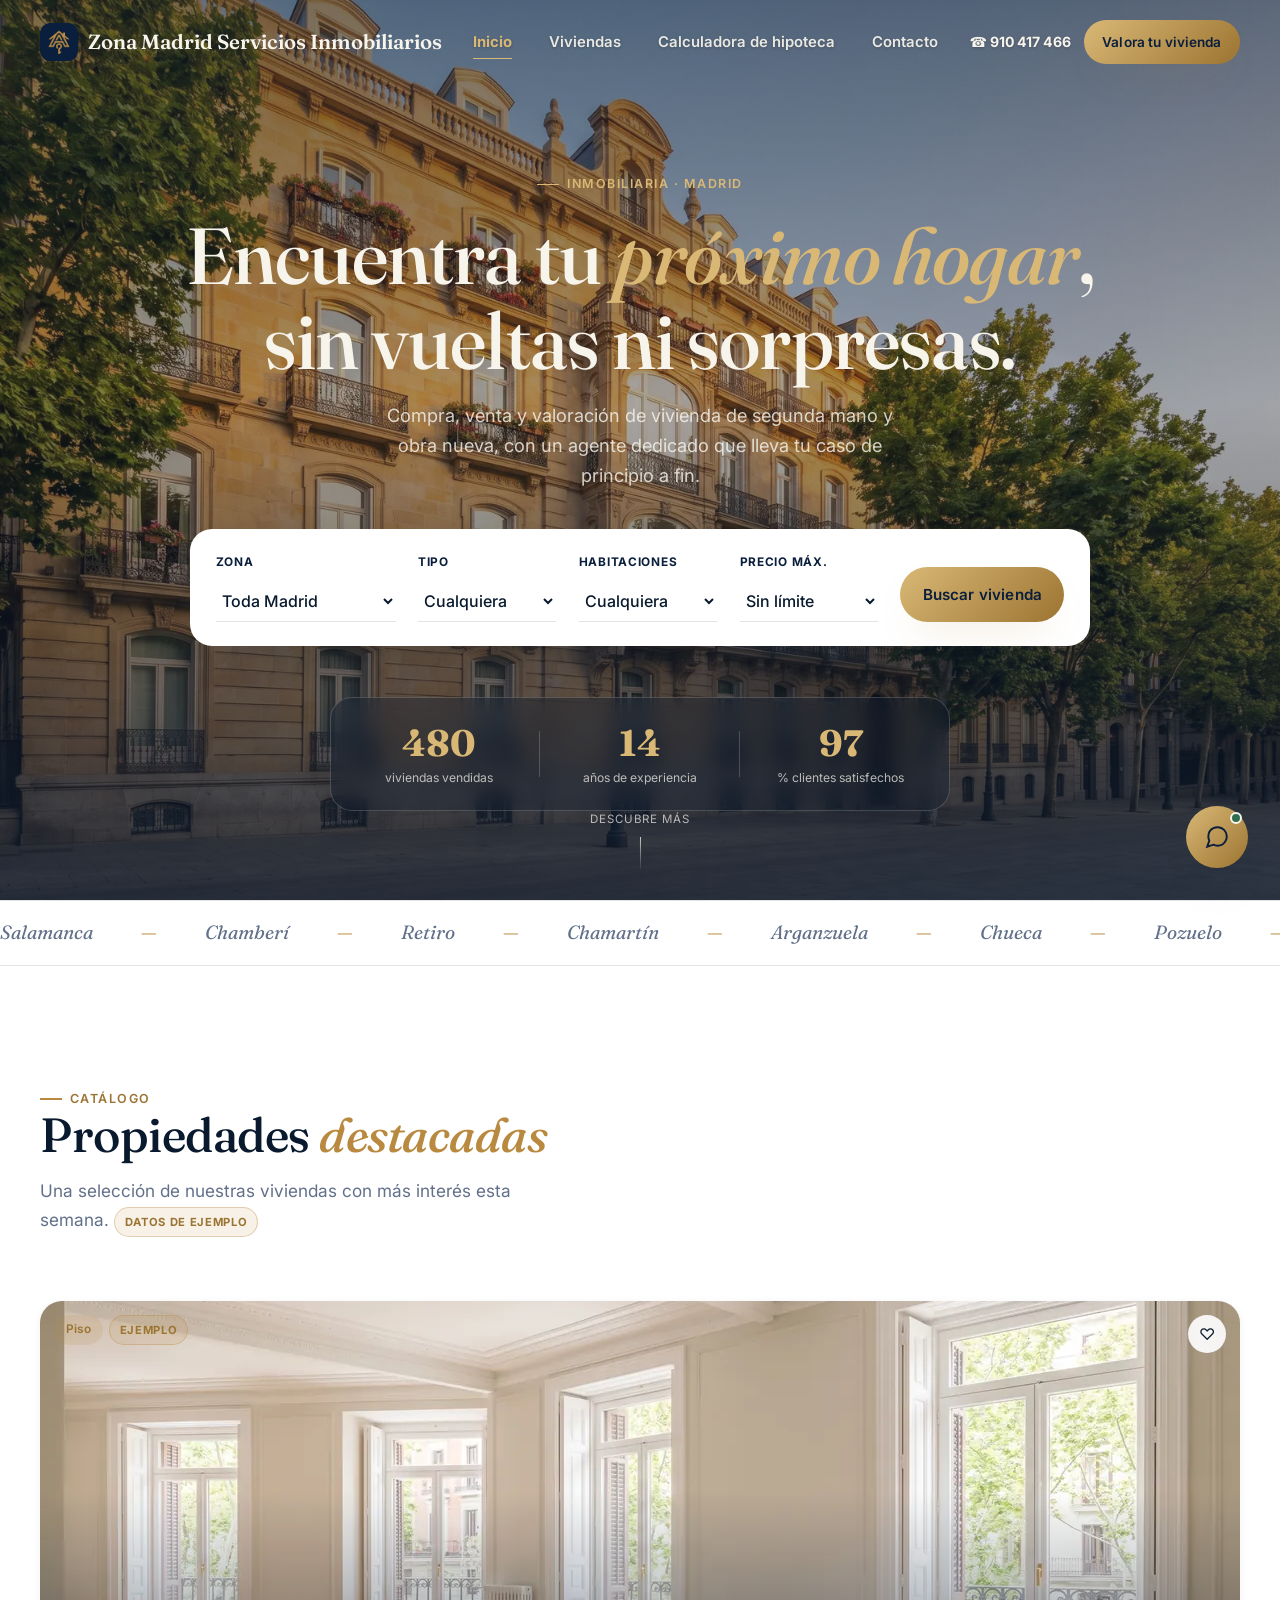
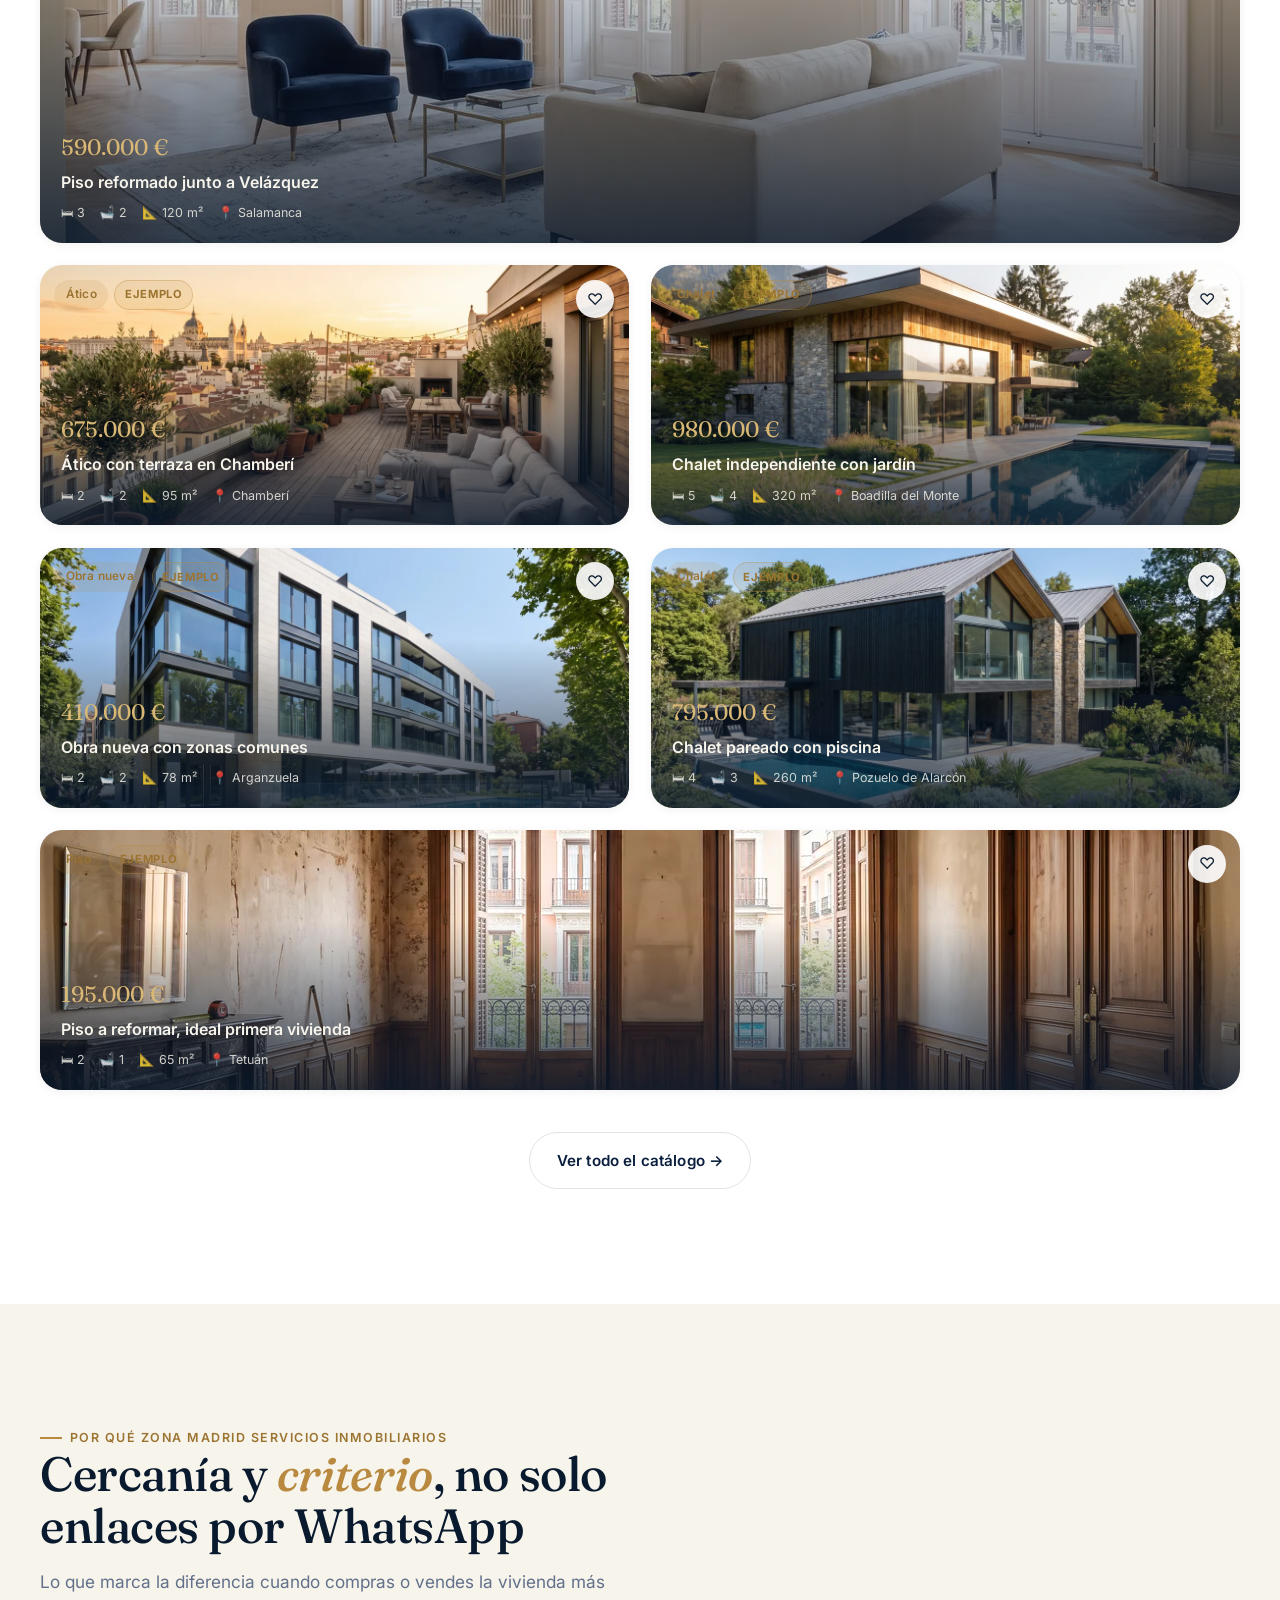
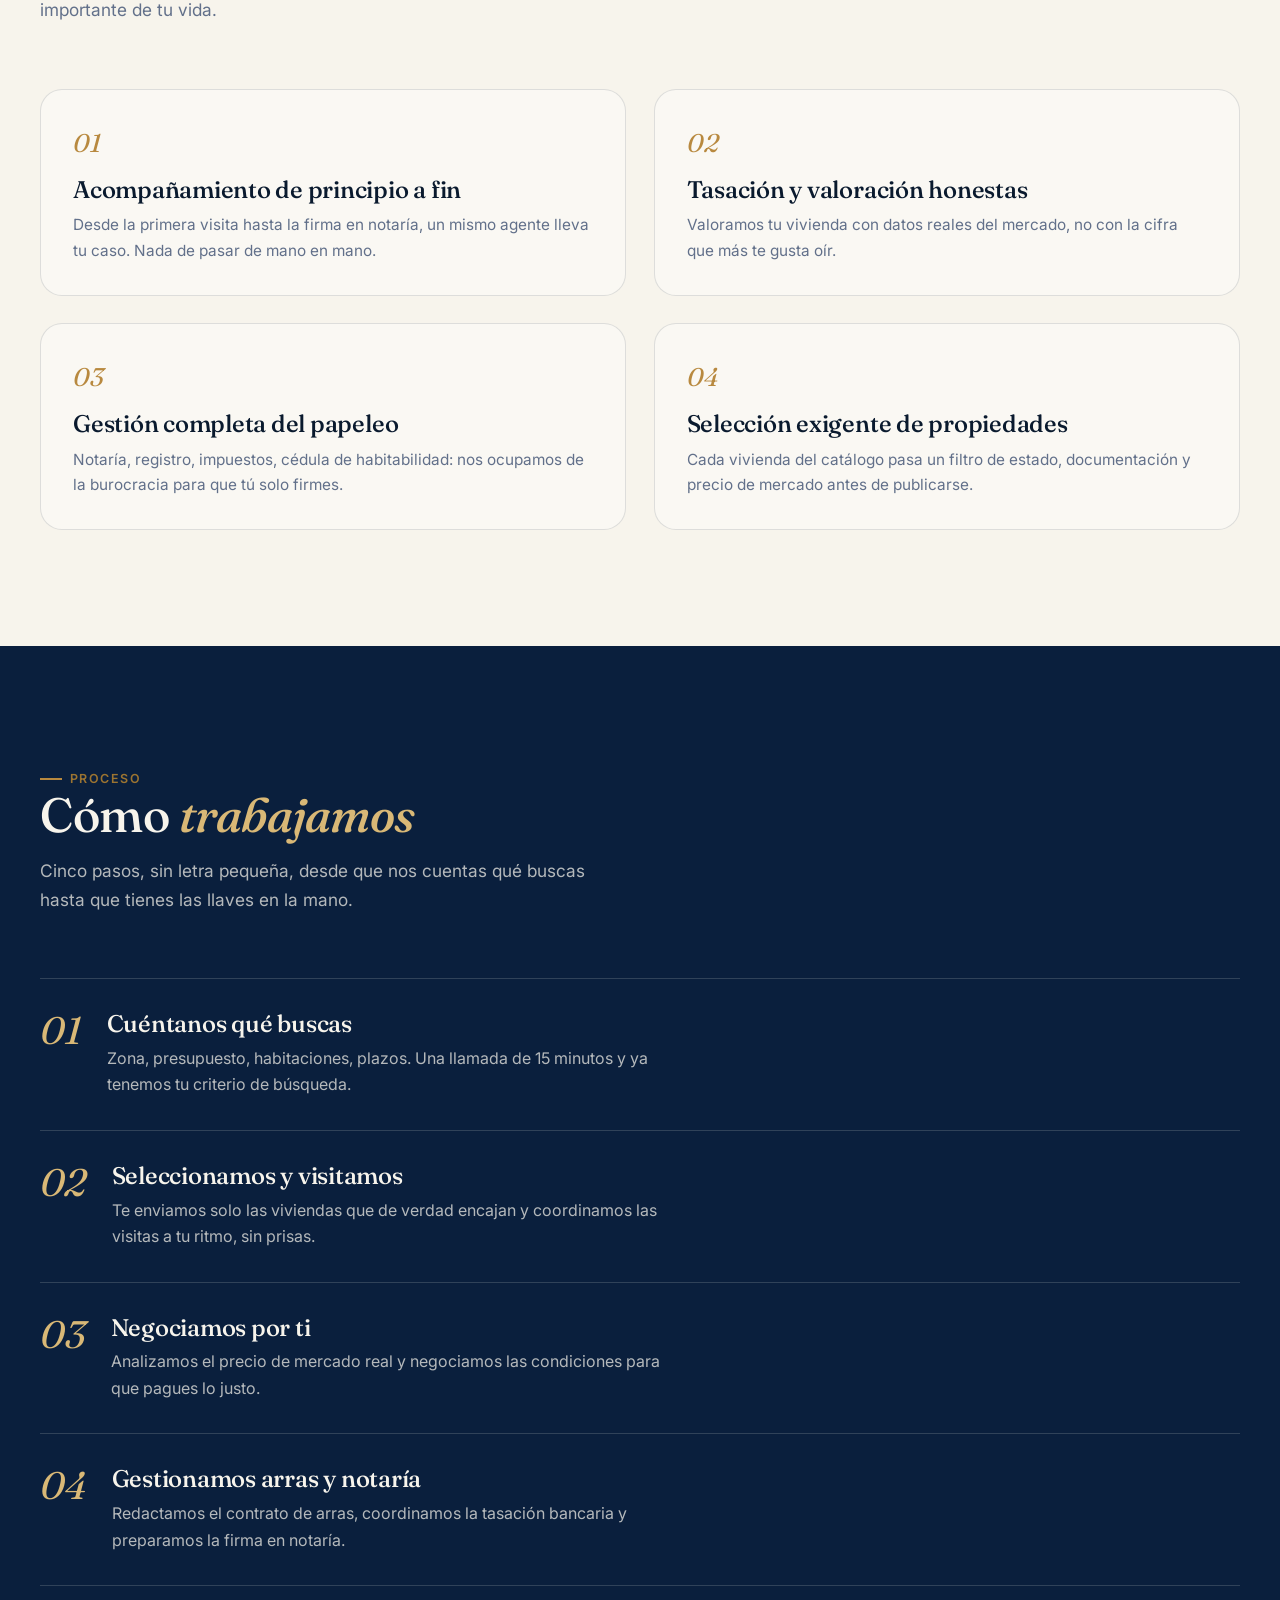
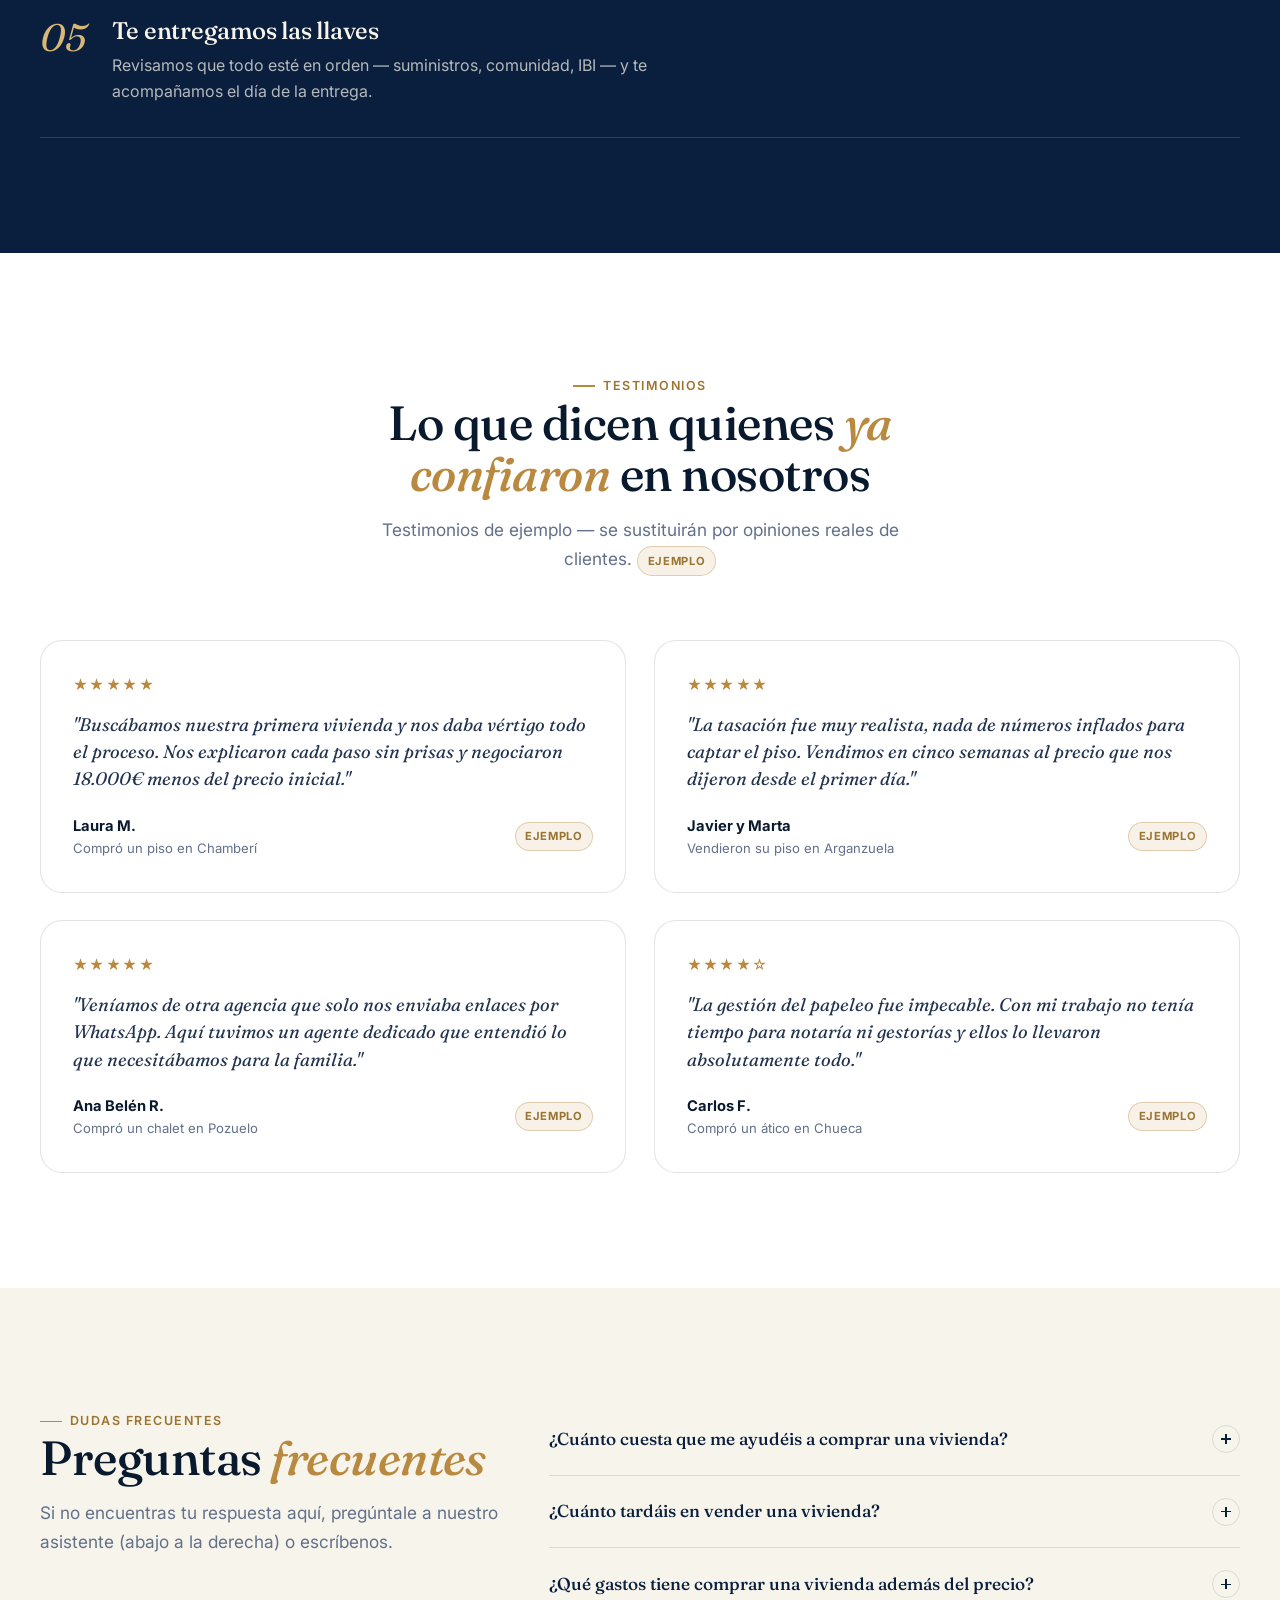
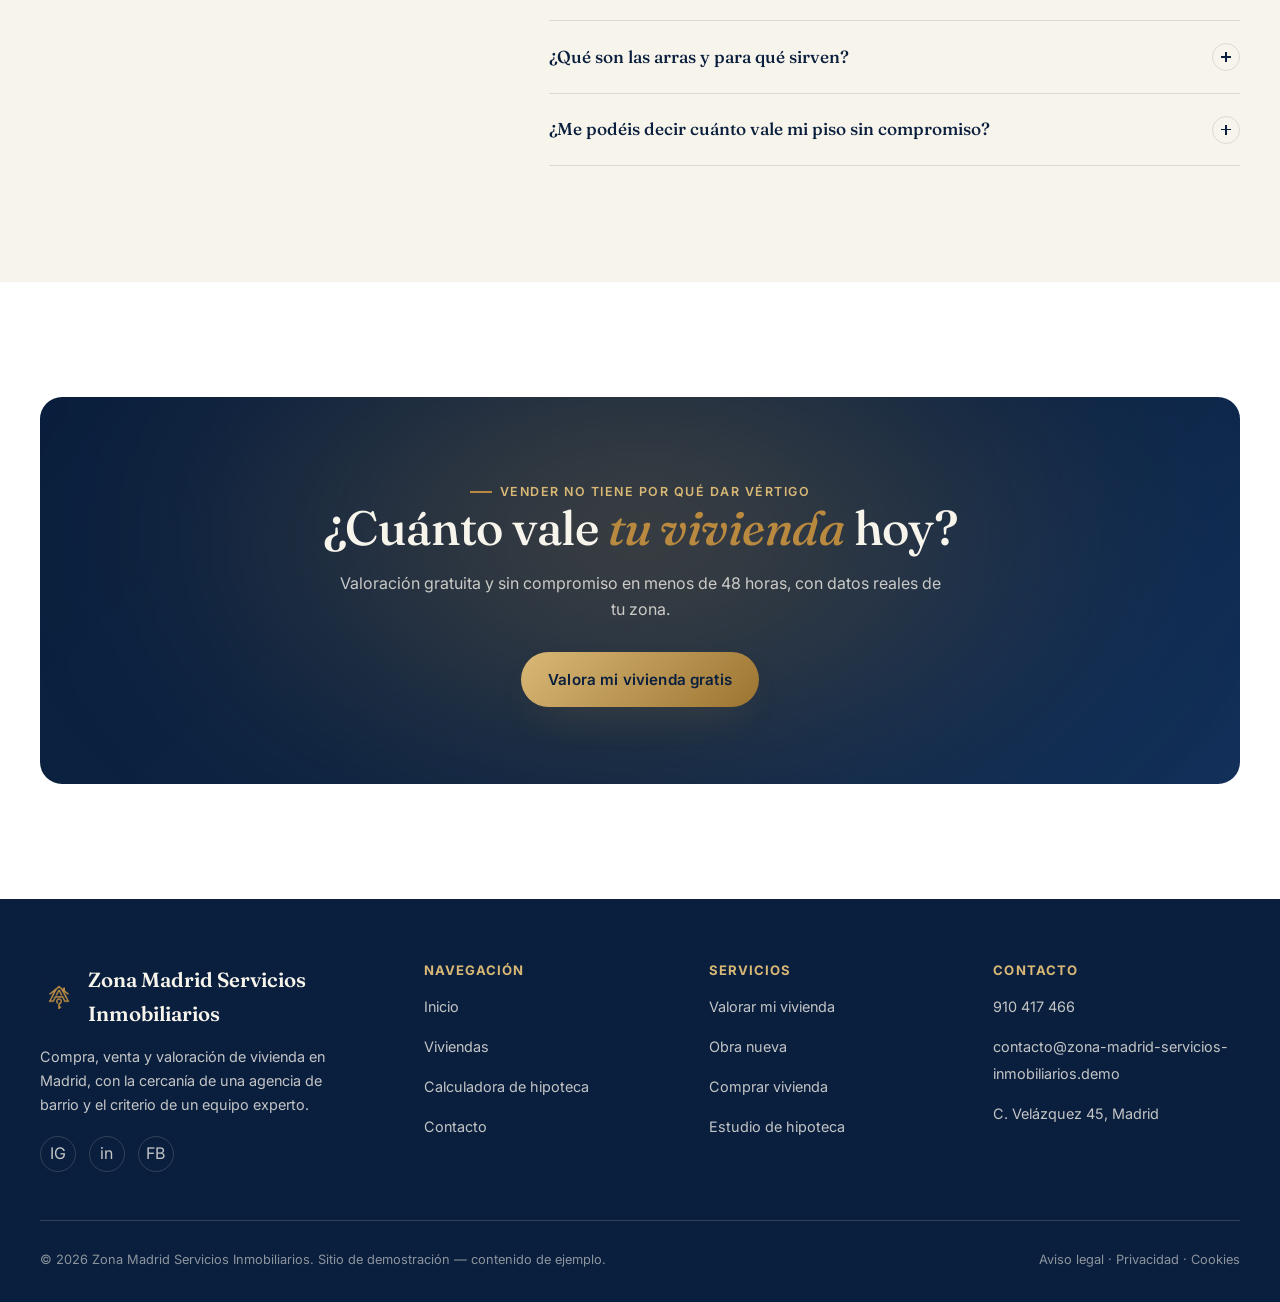
<file: index.html>
<!doctype html>
<html lang="es">
<head>
<meta charset="UTF-8">
<meta name="viewport" content="width=device-width, initial-scale=1">
<title>Zona Madrid Servicios Inmobiliarios — Compra y venta de vivienda en Madrid</title>
<meta name="description" content="Compra, vende o valora tu vivienda con Zona Madrid Servicios Inmobiliarios: acompañamiento cercano, tasaciones honestas y gestión completa del papeleo en Madrid.">

<link rel="preconnect" href="https://fonts.googleapis.com">
<link rel="preconnect" href="https://fonts.gstatic.com" crossorigin>
<link rel="stylesheet" href="https://fonts.googleapis.com/css2?family=Fraunces:ital,opsz,wght@0,9..144,400;0,9..144,500;0,9..144,600;1,9..144,500&family=Inter:wght@400;500;600;700&display=swap">

<link rel="preload" as="image" href="assets/img/hero-fachada.webp" fetchpriority="high">
<link rel="stylesheet" href="styles.css?v=20260908e">
<link rel="icon" href="assets/favicon.png" type="image/png">
</head>
<body class="page-home">
<a href="#main" class="skip-link">Saltar al contenido</a>

<!-- ============ NAV ============ -->
<header class="nav" data-nav>
  <div class="container nav-inner">
    <a href="index.html" class="brand"><img src="assets/img/logo-mark.webp" alt="Zona Madrid Servicios Inmobiliarios" class="brand-mark"> Zona Madrid Servicios Inmobiliarios</a>
    <nav class="nav-links" aria-label="Navegación principal">
      <a href="index.html" class="is-active">Inicio</a>
      <a href="viviendas.html">Viviendas</a>
      <a href="calculadora.html">Calculadora de hipoteca</a>
      <a href="contacto.html">Contacto</a>
    </nav>
    <div class="nav-cta">
      <a href="tel:+34910417466" class="nav-phone">☎ 910 417 466</a>
      <a href="contacto.html#valoracion" class="btn btn-gold btn-sm">Valora tu vivienda</a>
    </div>
    <button class="nav-burger" data-menu-open aria-label="Abrir menú"><span></span></button>
  </div>
</header>

<div class="mobile-menu" data-mobile-menu>
  <div class="mobile-menu-top">
    <span class="brand" style="color:var(--cream)"><img src="assets/img/logo-mark.webp" alt="Zona Madrid Servicios Inmobiliarios" class="brand-mark"> Zona Madrid Servicios Inmobiliarios</span>
    <button class="mobile-menu-close" data-menu-close aria-label="Cerrar menú">✕</button>
  </div>
  <nav>
    <a href="index.html">Inicio</a>
    <a href="viviendas.html">Viviendas</a>
    <a href="calculadora.html">Calculadora</a>
    <a href="contacto.html">Contacto</a>
  </nav>
  <div class="mobile-menu-foot">
    <a href="tel:+34910417466">☎ 910 417 466</a>
    <a href="contacto.html#valoracion" class="btn btn-gold">Valora tu vivienda gratis</a>
  </div>
</div>

<main id="main">

  <!-- ============ HERO ============ -->
  <section class="hero">
    <div class="hero-bg">
      <img src="assets/img/hero-fachada.webp" alt="Fachada de un edificio residencial premium en Madrid al atardecer" fetchpriority="high" loading="eager" decoding="sync">
      <div class="hero-bg-tint"></div>
      <div class="hero-grain"></div>
    </div>
    <div class="container hero-content">
      <p class="eyebrow">Inmobiliaria · Madrid</p>
      <h1 class="hero-title reveal" data-split="words">Encuentra tu <em>próximo hogar</em>,<br>sin vueltas ni sorpresas.</h1>
      <p class="hero-sub reveal">Compra, venta y valoración de vivienda de segunda mano y obra nueva, con un agente dedicado que lleva tu caso de principio a fin.</p>

      <form class="hero-search reveal" data-hero-search>
        <div class="field">
          <label for="hs-zona">Zona</label>
          <select id="hs-zona" name="zona">
            <option value="">Toda Madrid</option>
            <option>Salamanca</option>
            <option>Chamberí</option>
            <option>Retiro</option>
            <option>Chamartín</option>
            <option>Arganzuela</option>
            <option>Tetuán</option>
            <option>Justicia (Chueca)</option>
            <option>Moncloa-Aravaca</option>
            <option>Boadilla del Monte</option>
            <option>Pozuelo de Alarcón</option>
            <option>Las Rozas</option>
            <option>Majadahonda</option>
          </select>
        </div>
        <div class="field">
          <label for="hs-tipo">Tipo</label>
          <select id="hs-tipo" name="tipo">
            <option value="">Cualquiera</option>
            <option value="piso">Piso</option>
            <option value="atico">Ático</option>
            <option value="chalet">Chalet</option>
            <option value="obra-nueva">Obra nueva</option>
          </select>
        </div>
        <div class="field">
          <label for="hs-hab">Habitaciones</label>
          <select id="hs-hab" name="habitaciones">
            <option value="">Cualquiera</option>
            <option value="1">1+</option>
            <option value="2">2+</option>
            <option value="3">3+</option>
            <option value="4">4+</option>
          </select>
        </div>
        <div class="field">
          <label for="hs-precio">Precio máx.</label>
          <select id="hs-precio" name="precioMax">
            <option value="">Sin límite</option>
            <option value="250000">250.000 €</option>
            <option value="450000">450.000 €</option>
            <option value="700000">700.000 €</option>
            <option value="1000000">1.000.000 €</option>
          </select>
        </div>
        <button type="submit" class="btn btn-gold">Buscar vivienda</button>
      </form>

      <div class="hero-stats reveal">
        <div class="hero-stat"><strong data-count-to="480">0</strong><span>viviendas vendidas</span></div>
        <div class="hero-stat"><strong data-count-to="14">0</strong><span>años de experiencia</span></div>
        <div class="hero-stat"><strong data-count-to="97">0</strong><span>% clientes satisfechos</span></div>
      </div>
    </div>
    <div class="hero-scroll-cue" aria-hidden="true"><span>Descubre más</span><span class="line"></span></div>
  </section>

  <!-- ============ TICKER ZONAS ============ -->
  <div class="ticker" aria-hidden="true">
    <div class="ticker-track">
      <span>Salamanca</span><span>Chamberí</span><span>Retiro</span><span>Chamartín</span><span>Arganzuela</span><span>Chueca</span><span>Pozuelo</span><span>Las Rozas</span>
      <span>Salamanca</span><span>Chamberí</span><span>Retiro</span><span>Chamartín</span><span>Arganzuela</span><span>Chueca</span><span>Pozuelo</span><span>Las Rozas</span>
    </div>
  </div>

  <!-- ============ DESTACADAS ============ -->
  <section class="section" id="destacadas">
    <div class="container">
      <div class="section-head">
        <p class="eyebrow reveal">Catálogo</p>
        <h2 class="section-title reveal">Propiedades <em>destacadas</em></h2>
        <p class="section-sub reveal">Una selección de nuestras viviendas con más interés esta semana. <span class="demo-badge">Datos de ejemplo</span></p>
      </div>

      <div class="bento-grid" data-featured-properties>
        <!-- FEATURED_START -->
<a href="vivienda-salamanca-velazquez-01.html" class="property-card reveal" aria-label="Piso reformado junto a Velázquez">
  <img src="assets/img/prop-salamanca-velazquez-01.webp" alt="Piso reformado junto a Velázquez, Piso en Salamanca" loading="lazy" decoding="async">
  <div class="property-card-badges"><span class="badge gold">Piso</span><span class="demo-badge">Ejemplo</span></div>
  <button class="property-card-fav" type="button" aria-label="Guardar en favoritos" data-fav>♡</button>
  <div class="property-card-info">
    <div class="property-card-price">590.000 €</div>
    <div class="property-card-title">Piso reformado junto a Velázquez</div>
    <div class="property-card-meta"><span>🛏 3</span><span>🛁 2</span><span>📐 120 m²</span><span>📍 Salamanca</span></div>
  </div>
</a>
<a href="vivienda-chamberi-atico-02.html" class="property-card reveal" aria-label="Ático con terraza en Chamberí">
  <img src="assets/img/prop-chamberi-atico-02.webp" alt="Ático con terraza en Chamberí, Ático en Chamberí" loading="lazy" decoding="async">
  <div class="property-card-badges"><span class="badge gold">Ático</span><span class="demo-badge">Ejemplo</span></div>
  <button class="property-card-fav" type="button" aria-label="Guardar en favoritos" data-fav>♡</button>
  <div class="property-card-info">
    <div class="property-card-price">675.000 €</div>
    <div class="property-card-title">Ático con terraza en Chamberí</div>
    <div class="property-card-meta"><span>🛏 2</span><span>🛁 2</span><span>📐 95 m²</span><span>📍 Chamberí</span></div>
  </div>
</a>
<a href="vivienda-boadilla-chalet-03.html" class="property-card reveal" aria-label="Chalet independiente con jardín">
  <img src="assets/img/prop-boadilla-chalet-03.webp" alt="Chalet independiente con jardín, Chalet en Boadilla del Monte" loading="lazy" decoding="async">
  <div class="property-card-badges"><span class="badge gold">Chalet</span><span class="demo-badge">Ejemplo</span></div>
  <button class="property-card-fav" type="button" aria-label="Guardar en favoritos" data-fav>♡</button>
  <div class="property-card-info">
    <div class="property-card-price">980.000 €</div>
    <div class="property-card-title">Chalet independiente con jardín</div>
    <div class="property-card-meta"><span>🛏 5</span><span>🛁 4</span><span>📐 320 m²</span><span>📍 Boadilla del Monte</span></div>
  </div>
</a>
<a href="vivienda-arganzuela-obranueva-04.html" class="property-card reveal" aria-label="Obra nueva con zonas comunes">
  <img src="assets/img/prop-arganzuela-obranueva-04.webp" alt="Obra nueva con zonas comunes, Obra nueva en Arganzuela" loading="lazy" decoding="async">
  <div class="property-card-badges"><span class="badge gold">Obra nueva</span><span class="demo-badge">Ejemplo</span></div>
  <button class="property-card-fav" type="button" aria-label="Guardar en favoritos" data-fav>♡</button>
  <div class="property-card-info">
    <div class="property-card-price">410.000 €</div>
    <div class="property-card-title">Obra nueva con zonas comunes</div>
    <div class="property-card-meta"><span>🛏 2</span><span>🛁 2</span><span>📐 78 m²</span><span>📍 Arganzuela</span></div>
  </div>
</a>
<a href="vivienda-pozuelo-chalet-07.html" class="property-card reveal" aria-label="Chalet pareado con piscina">
  <img src="assets/img/prop-pozuelo-chalet-07.webp" alt="Chalet pareado con piscina, Chalet en Pozuelo de Alarcón" loading="lazy" decoding="async">
  <div class="property-card-badges"><span class="badge gold">Chalet</span><span class="demo-badge">Ejemplo</span></div>
  <button class="property-card-fav" type="button" aria-label="Guardar en favoritos" data-fav>♡</button>
  <div class="property-card-info">
    <div class="property-card-price">795.000 €</div>
    <div class="property-card-title">Chalet pareado con piscina</div>
    <div class="property-card-meta"><span>🛏 4</span><span>🛁 3</span><span>📐 260 m²</span><span>📍 Pozuelo de Alarcón</span></div>
  </div>
</a>
<a href="vivienda-tetuan-piso-09.html" class="property-card reveal" aria-label="Piso a reformar, ideal primera vivienda">
  <img src="assets/img/prop-tetuan-piso-09.webp" alt="Piso a reformar, ideal primera vivienda, Piso en Tetuán" loading="lazy" decoding="async">
  <div class="property-card-badges"><span class="badge gold">Piso</span><span class="demo-badge">Ejemplo</span></div>
  <button class="property-card-fav" type="button" aria-label="Guardar en favoritos" data-fav>♡</button>
  <div class="property-card-info">
    <div class="property-card-price">195.000 €</div>
    <div class="property-card-title">Piso a reformar, ideal primera vivienda</div>
    <div class="property-card-meta"><span>🛏 2</span><span>🛁 1</span><span>📐 65 m²</span><span>📍 Tetuán</span></div>
  </div>
</a>
<!-- FEATURED_END -->
      </div>

      <div style="text-align:center;margin-top:2.6rem" class="reveal">
        <a href="viviendas.html" class="btn btn-ghost">Ver todo el catálogo →</a>
      </div>
    </div>
  </section>

  <!-- ============ POR QUÉ ELEGIRNOS ============ -->
  <section class="section section-bg-cream">
    <div class="container">
      <div class="section-head">
        <p class="eyebrow reveal">Por qué Zona Madrid Servicios Inmobiliarios</p>
        <h2 class="section-title reveal">Cercanía y <em>criterio</em>, no solo enlaces por WhatsApp</h2>
        <p class="section-sub reveal">Lo que marca la diferencia cuando compras o vendes la vivienda más importante de tu vida.</p>
      </div>
      <div class="valores-grid" data-valores>
        <!-- mounted by JS from manifest, hardcoded fallback below -->
        <div class="valor-card reveal"><span class="valor-num">01</span><h3>Acompañamiento de principio a fin</h3><p>Desde la primera visita hasta la firma en notaría, un mismo agente lleva tu caso. Nada de pasar de mano en mano.</p></div>
        <div class="valor-card reveal"><span class="valor-num">02</span><h3>Tasación y valoración honestas</h3><p>Valoramos tu vivienda con datos reales del mercado, no con la cifra que más te gusta oír.</p></div>
        <div class="valor-card reveal"><span class="valor-num">03</span><h3>Gestión completa del papeleo</h3><p>Notaría, registro, impuestos, cédula de habitabilidad: nos ocupamos de la burocracia para que tú solo firmes.</p></div>
        <div class="valor-card reveal"><span class="valor-num">04</span><h3>Selección exigente de propiedades</h3><p>Cada vivienda del catálogo pasa un filtro de estado, documentación y precio de mercado antes de publicarse.</p></div>
      </div>
    </div>
  </section>

  <!-- ============ CÓMO TRABAJAMOS ============ -->
  <section class="section section-bg-navy">
    <div class="container">
      <div class="section-head">
        <p class="eyebrow reveal">Proceso</p>
        <h2 class="section-title reveal">Cómo <em>trabajamos</em></h2>
        <p class="section-sub reveal">Cinco pasos, sin letra pequeña, desde que nos cuentas qué buscas hasta que tienes las llaves en la mano.</p>
      </div>
      <div class="proceso-list" data-proceso>
        <div class="proceso-item reveal"><span class="proceso-num">01</span><div><h3>Cuéntanos qué buscas</h3><p>Zona, presupuesto, habitaciones, plazos. Una llamada de 15 minutos y ya tenemos tu criterio de búsqueda.</p></div></div>
        <div class="proceso-item reveal"><span class="proceso-num">02</span><div><h3>Seleccionamos y visitamos</h3><p>Te enviamos solo las viviendas que de verdad encajan y coordinamos las visitas a tu ritmo, sin prisas.</p></div></div>
        <div class="proceso-item reveal"><span class="proceso-num">03</span><div><h3>Negociamos por ti</h3><p>Analizamos el precio de mercado real y negociamos las condiciones para que pagues lo justo.</p></div></div>
        <div class="proceso-item reveal"><span class="proceso-num">04</span><div><h3>Gestionamos arras y notaría</h3><p>Redactamos el contrato de arras, coordinamos la tasación bancaria y preparamos la firma en notaría.</p></div></div>
        <div class="proceso-item reveal"><span class="proceso-num">05</span><div><h3>Te entregamos las llaves</h3><p>Revisamos que todo esté en orden — suministros, comunidad, IBI — y te acompañamos el día de la entrega.</p></div></div>
      </div>
    </div>
  </section>

  <!-- ============ TESTIMONIOS ============ -->
  <section class="section">
    <div class="container">
      <div class="section-head centered">
        <p class="eyebrow reveal" style="justify-content:center">Testimonios</p>
        <h2 class="section-title reveal">Lo que dicen quienes <em>ya confiaron</em> en nosotros</h2>
        <p class="section-sub reveal">Testimonios de ejemplo — se sustituirán por opiniones reales de clientes. <span class="demo-badge">Ejemplo</span></p>
      </div>
      <div class="testi-track" data-testimonials>
        <div class="testi-card reveal">
          <div class="testi-stars">★★★★★</div>
          <p class="testi-text">"Buscábamos nuestra primera vivienda y nos daba vértigo todo el proceso. Nos explicaron cada paso sin prisas y negociaron 18.000€ menos del precio inicial."</p>
          <div class="testi-foot"><div><div class="testi-name">Laura M.</div><div class="testi-context">Compró un piso en Chamberí</div></div><span class="demo-badge">Ejemplo</span></div>
        </div>
        <div class="testi-card reveal">
          <div class="testi-stars">★★★★★</div>
          <p class="testi-text">"La tasación fue muy realista, nada de números inflados para captar el piso. Vendimos en cinco semanas al precio que nos dijeron desde el primer día."</p>
          <div class="testi-foot"><div><div class="testi-name">Javier y Marta</div><div class="testi-context">Vendieron su piso en Arganzuela</div></div><span class="demo-badge">Ejemplo</span></div>
        </div>
        <div class="testi-card reveal">
          <div class="testi-stars">★★★★★</div>
          <p class="testi-text">"Veníamos de otra agencia que solo nos enviaba enlaces por WhatsApp. Aquí tuvimos un agente dedicado que entendió lo que necesitábamos para la familia."</p>
          <div class="testi-foot"><div><div class="testi-name">Ana Belén R.</div><div class="testi-context">Compró un chalet en Pozuelo</div></div><span class="demo-badge">Ejemplo</span></div>
        </div>
        <div class="testi-card reveal">
          <div class="testi-stars">★★★★☆</div>
          <p class="testi-text">"La gestión del papeleo fue impecable. Con mi trabajo no tenía tiempo para notaría ni gestorías y ellos lo llevaron absolutamente todo."</p>
          <div class="testi-foot"><div><div class="testi-name">Carlos F.</div><div class="testi-context">Compró un ático en Chueca</div></div><span class="demo-badge">Ejemplo</span></div>
        </div>
      </div>
    </div>
  </section>

  <!-- ============ FAQ ============ -->
  <section class="section section-bg-cream" id="faq">
    <div class="container">
      <div class="faq-layout">
        <div class="section-head" style="margin-bottom:0">
          <p class="eyebrow reveal">Dudas frecuentes</p>
          <h2 class="section-title reveal">Preguntas <em>frecuentes</em></h2>
          <p class="section-sub reveal">Si no encuentras tu respuesta aquí, pregúntale a nuestro asistente (abajo a la derecha) o escríbenos.</p>
        </div>
        <div data-faq-list>
          <!-- mounted by JS; hardcoded fallback -->
          <div class="accordion-item">
            <button class="accordion-trigger" data-faq-trigger>¿Cuánto cuesta que me ayudéis a comprar una vivienda?<span class="accordion-icon"></span></button>
            <div class="accordion-panel"><div class="accordion-panel-inner">Para compradores, nuestros honorarios los asume la propiedad vendedora en la mayoría de los casos: tú no pagas comisión por comprar a través de nosotros.</div></div>
          </div>
          <div class="accordion-item">
            <button class="accordion-trigger" data-faq-trigger>¿Cuánto tardáis en vender una vivienda?<span class="accordion-icon"></span></button>
            <div class="accordion-panel"><div class="accordion-panel-inner">De media, entre 6 y 10 semanas desde que se publica hasta la firma de arras, siempre que el precio de salida sea realista.</div></div>
          </div>
          <div class="accordion-item">
            <button class="accordion-trigger" data-faq-trigger>¿Qué gastos tiene comprar una vivienda además del precio?<span class="accordion-icon"></span></button>
            <div class="accordion-panel"><div class="accordion-panel-inner">Aproximadamente entre un 10% y un 12% adicional: impuestos, notaría, registro y gestoría. Usa nuestra calculadora de hipoteca para verlo con tu caso.</div></div>
          </div>
          <div class="accordion-item">
            <button class="accordion-trigger" data-faq-trigger>¿Qué son las arras y para qué sirven?<span class="accordion-icon"></span></button>
            <div class="accordion-panel"><div class="accordion-panel-inner">Un contrato privado previo a la escritura en el que el comprador entrega una señal para reservar la vivienda.</div></div>
          </div>
          <div class="accordion-item">
            <button class="accordion-trigger" data-faq-trigger>¿Me podéis decir cuánto vale mi piso sin compromiso?<span class="accordion-icon"></span></button>
            <div class="accordion-panel"><div class="accordion-panel-inner">Sí, la valoración es gratuita y sin compromiso. Un agente visita la vivienda y te da un rango de precio de mercado en 48 horas.</div></div>
          </div>
        </div>
      </div>
    </div>
  </section>

  <!-- ============ CTA VALORACIÓN ============ -->
  <section class="section" id="valoracion">
    <div class="container">
      <div class="cta-valora reveal">
        <div class="cta-valora-inner">
          <p class="eyebrow" style="justify-content:center;color:var(--gold-soft)">Vender no tiene por qué dar vértigo</p>
          <h2 class="section-title">¿Cuánto vale <em>tu vivienda</em> hoy?</h2>
          <p style="color:rgba(247,244,236,.78);margin-top:1rem">Valoración gratuita y sin compromiso en menos de 48 horas, con datos reales de tu zona.</p>
          <a href="contacto.html#valoracion" class="btn btn-gold">Valora mi vivienda gratis</a>
        </div>
      </div>
    </div>
  </section>

</main>

<!-- ============ FOOTER ============ -->
<footer class="footer">
  <div class="container">
    <div class="footer-grid">
      <div class="footer-brand">
        <a href="index.html" class="brand"><img src="assets/img/logo-mark.webp" alt="Zona Madrid Servicios Inmobiliarios" class="brand-mark"> Zona Madrid Servicios Inmobiliarios</a>
        <p>Compra, venta y valoración de vivienda en Madrid, con la cercanía de una agencia de barrio y el criterio de un equipo experto.</p>
        <div class="footer-social" style="margin-top:1.2rem">
          <a href="#" aria-label="Instagram">IG</a>
          <a href="#" aria-label="LinkedIn">in</a>
          <a href="#" aria-label="Facebook">FB</a>
        </div>
      </div>
      <div class="footer-col">
        <h4>Navegación</h4>
        <ul>
          <li><a href="index.html">Inicio</a></li>
          <li><a href="viviendas.html">Viviendas</a></li>
          <li><a href="calculadora.html">Calculadora de hipoteca</a></li>
          <li><a href="contacto.html">Contacto</a></li>
        </ul>
      </div>
      <div class="footer-col">
        <h4>Servicios</h4>
        <ul>
          <li><a href="contacto.html#valoracion">Valorar mi vivienda</a></li>
          <li><a href="viviendas.html?tipo=obra-nueva">Obra nueva</a></li>
          <li><a href="viviendas.html">Comprar vivienda</a></li>
          <li><a href="calculadora.html">Estudio de hipoteca</a></li>
        </ul>
      </div>
      <div class="footer-col">
        <h4>Contacto</h4>
        <ul>
          <li><a href="tel:+34910417466">910 417 466</a></li>
          <li><a href="mailto:contacto@zona-madrid-servicios-inmobiliarios.demo">contacto@zona-madrid-servicios-inmobiliarios.demo</a></li>
          <li><a href="contacto.html">C. Velázquez 45, Madrid</a></li>
        </ul>
      </div>
    </div>
    <div class="footer-bottom">
      <span>© 2026 Zona Madrid Servicios Inmobiliarios. Sitio de demostración — contenido de ejemplo.</span>
      <span>Aviso legal · Privacidad · Cookies</span>
    </div>
  </div>
</footer>

<!-- ============ CHAT WIDGET (IA) ============ -->
<button class="chat-launcher" data-chat-open aria-label="Abrir asistente virtual">
  <svg viewBox="0 0 24 24" fill="none" stroke="currentColor" stroke-width="1.8"><path d="M21 11.5a8.38 8.38 0 0 1-.9 3.8 8.5 8.5 0 0 1-7.6 4.7 8.38 8.38 0 0 1-3.8-.9L3 21l1.9-5.7a8.38 8.38 0 0 1-.9-3.8 8.5 8.5 0 0 1 4.7-7.6 8.38 8.38 0 0 1 3.8-.9h.5a8.48 8.48 0 0 1 8 8v.5z"/></svg>
  <span class="chat-dot"></span>
</button>
<div class="chat-panel" data-chat-panel role="dialog" aria-label="Asistente virtual Zona Madrid Servicios Inmobiliarios">
  <div class="chat-head">
    <div class="chat-head-avatar">Z</div>
    <div class="chat-head-text"><strong>Aura, tu asistente</strong><span>Responde al momento · Zona Madrid Servicios Inmobiliarios</span></div>
    <button class="chat-close" data-chat-close aria-label="Cerrar chat">✕</button>
  </div>
  <div class="chat-body" data-chat-body>
    <div class="chat-msg bot">¡Hola! Soy Aura 👋 Puedo ayudarte con dudas sobre comprar o vender vivienda, o recomendarte propiedades del catálogo. ¿En qué te ayudo?</div>
  </div>
  <div class="chat-suggestions" data-chat-suggestions>
    <button class="chat-suggestion" data-chat-quick="¿Qué gastos tiene comprar una vivienda?">Gastos de comprar</button>
    <button class="chat-suggestion" data-chat-quick="Busco un piso de 3 habitaciones en Chamberí">Buscar piso en Chamberí</button>
    <button class="chat-suggestion" data-chat-quick="¿Cuánto vale mi piso?">¿Cuánto vale mi piso?</button>
  </div>
  <form class="chat-foot" data-chat-form>
    <input type="text" name="mensaje" placeholder="Escribe tu pregunta…" maxlength="500" autocomplete="off" data-chat-input>
    <button type="submit" class="chat-send" aria-label="Enviar"><svg width="18" height="18" viewBox="0 0 24 24" fill="none" stroke="currentColor" stroke-width="2"><path d="M22 2 11 13M22 2l-7 20-4-9-9-4 20-7z"/></svg></button>
  </form>
</div>

<script defer src="lib/gsap.min.js"></script>
<script defer src="lib/ScrollTrigger.min.js"></script>
<script defer src="lib/manifest.js"></script>
<script defer src="main.js?v=20260908e"></script>
</body>
</html>
</file>
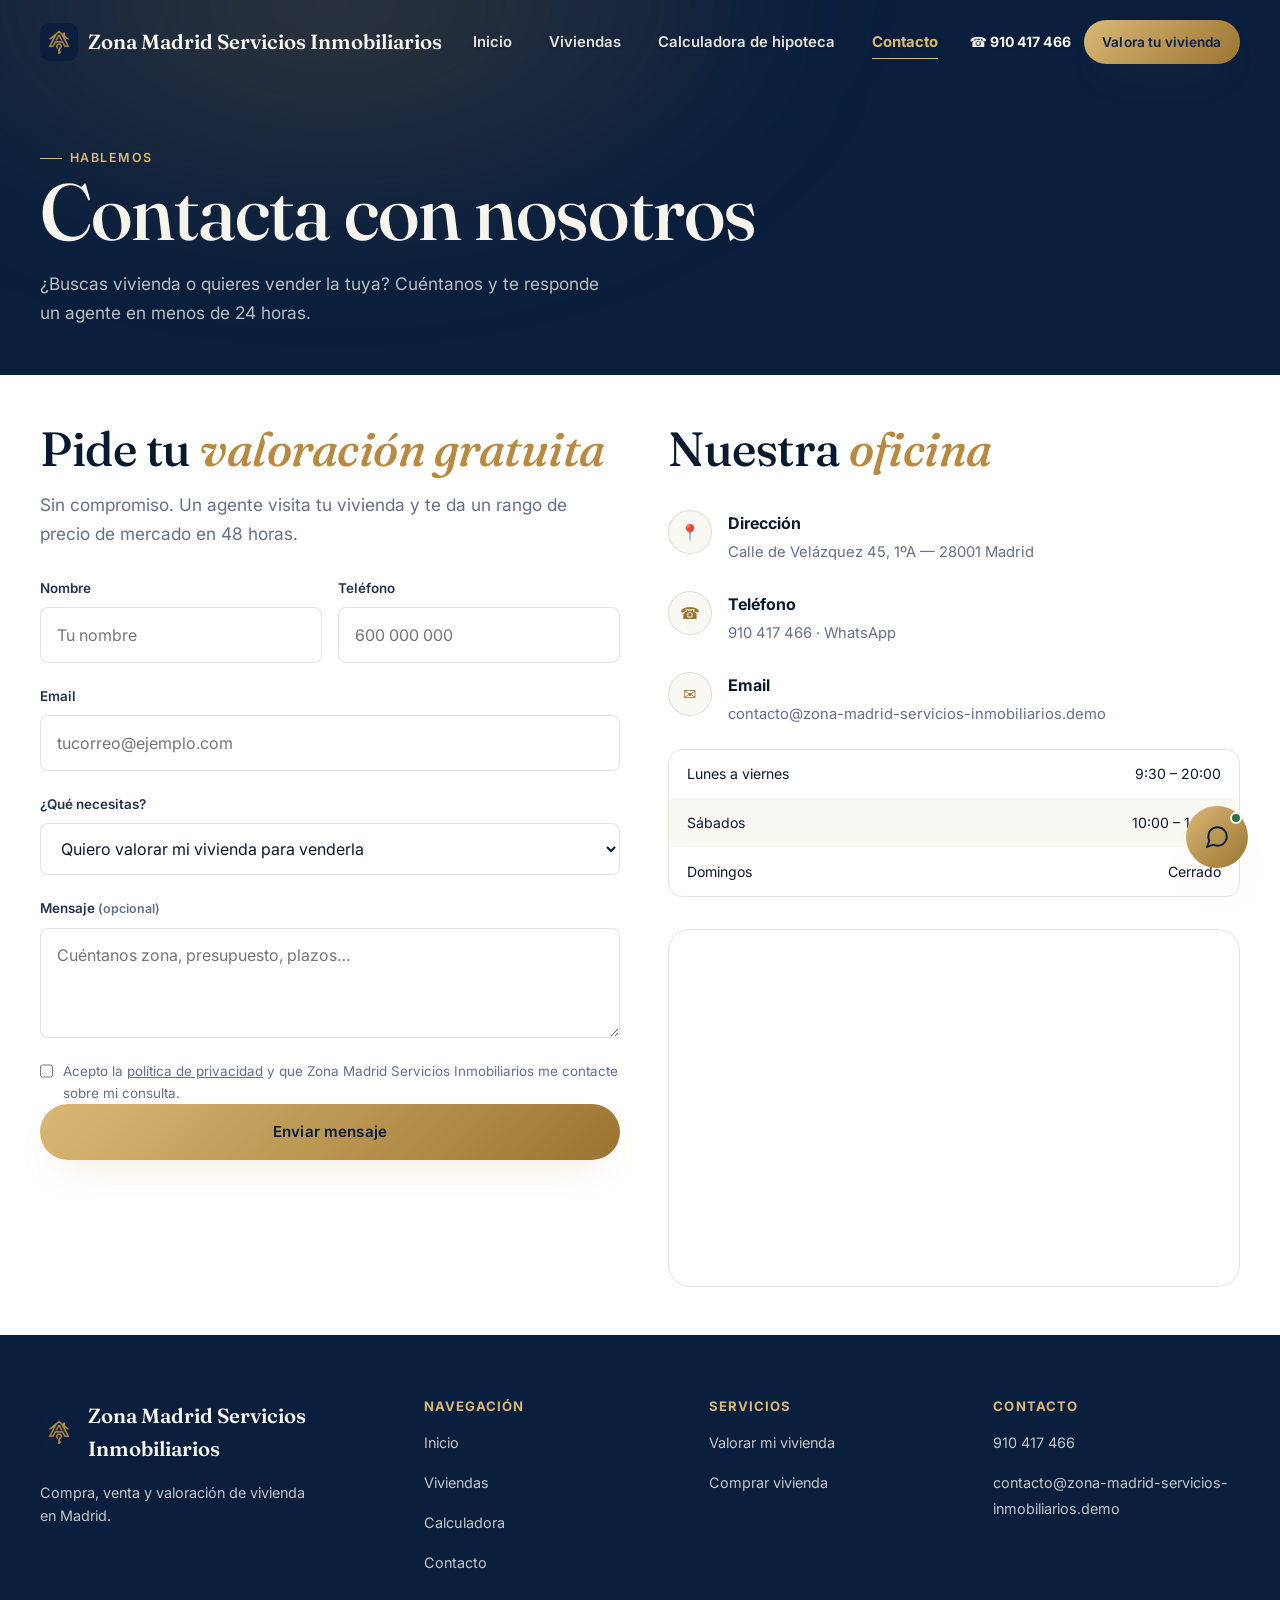
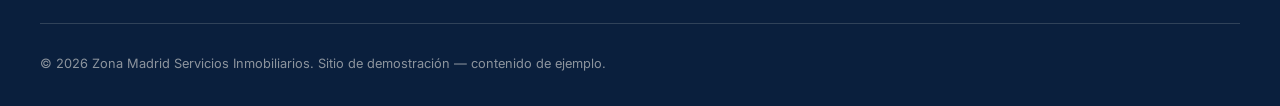
<file: contacto.html>
<!doctype html>
<html lang="es">
<head>
<meta charset="UTF-8">
<meta name="viewport" content="width=device-width, initial-scale=1">
<title>Contacto — Zona Madrid Servicios Inmobiliarios</title>
<meta name="description" content="Escríbenos, llámanos o pide tu valoración gratuita. Estamos en Calle Velázquez 45, Madrid.">

<link rel="preconnect" href="https://fonts.googleapis.com">
<link rel="preconnect" href="https://fonts.gstatic.com" crossorigin>
<link rel="stylesheet" href="https://fonts.googleapis.com/css2?family=Fraunces:ital,opsz,wght@0,9..144,400;0,9..144,500;0,9..144,600;1,9..144,500&family=Inter:wght@400;500;600;700&display=swap">
<link rel="stylesheet" href="styles.css?v=20260908e">
<link rel="icon" href="assets/favicon.png" type="image/png">
</head>
<body class="page-contact">
<a href="#main" class="skip-link">Saltar al contenido</a>

<header class="nav" data-nav>
  <div class="container nav-inner">
    <a href="index.html" class="brand"><img src="assets/img/logo-mark.webp" alt="Zona Madrid Servicios Inmobiliarios" class="brand-mark"> Zona Madrid Servicios Inmobiliarios</a>
    <nav class="nav-links" aria-label="Navegación principal">
      <a href="index.html">Inicio</a>
      <a href="viviendas.html">Viviendas</a>
      <a href="calculadora.html">Calculadora de hipoteca</a>
      <a href="contacto.html" class="is-active">Contacto</a>
    </nav>
    <div class="nav-cta">
      <a href="tel:+34910417466" class="nav-phone">☎ 910 417 466</a>
      <a href="contacto.html#valoracion" class="btn btn-gold btn-sm">Valora tu vivienda</a>
    </div>
    <button class="nav-burger" data-menu-open aria-label="Abrir menú"><span></span></button>
  </div>
</header>

<div class="mobile-menu" data-mobile-menu>
  <div class="mobile-menu-top"><span class="brand" style="color:var(--cream)"><img src="assets/img/logo-mark.webp" alt="Zona Madrid Servicios Inmobiliarios" class="brand-mark"> Zona Madrid Servicios Inmobiliarios</span><button class="mobile-menu-close" data-menu-close aria-label="Cerrar menú">✕</button></div>
  <nav><a href="index.html">Inicio</a><a href="viviendas.html">Viviendas</a><a href="calculadora.html">Calculadora</a><a href="contacto.html">Contacto</a></nav>
  <div class="mobile-menu-foot"><a href="tel:+34910417466">☎ 910 417 466</a></div>
</div>

<main id="main">
  <section class="page-hero">
    <div class="container page-hero-inner">
      <p class="eyebrow">Hablemos</p>
      <h1 class="page-title">Contacta con nosotros</h1>
      <p class="section-sub">¿Buscas vivienda o quieres vender la tuya? Cuéntanos y te responde un agente en menos de 24 horas.</p>
    </div>
  </section>

  <div class="container">
    <div class="contact-layout" id="valoracion">

      <div>
        <h2 class="section-title">Pide tu <em>valoración gratuita</em></h2>
        <p class="section-sub" style="margin-bottom:1.8rem">Sin compromiso. Un agente visita tu vivienda y te da un rango de precio de mercado en 48 horas.</p>

        <form data-contact-form>
          <div class="field-row cols-2">
            <div class="field"><label for="ct-nombre">Nombre</label><input type="text" id="ct-nombre" name="nombre" required placeholder="Tu nombre"></div>
            <div class="field"><label for="ct-telefono">Teléfono</label><input type="tel" id="ct-telefono" name="telefono" required placeholder="600 000 000"></div>
          </div>
          <div class="field"><label for="ct-email">Email</label><input type="email" id="ct-email" name="email" required placeholder="tucorreo@ejemplo.com"></div>
          <div class="field">
            <label for="ct-motivo">¿Qué necesitas?</label>
            <select id="ct-motivo" name="motivo">
              <option>Quiero valorar mi vivienda para venderla</option>
              <option>Busco vivienda para comprar</option>
              <option>Quiero pedir una visita a una vivienda del catálogo</option>
              <option>Otra consulta</option>
            </select>
          </div>
          <div class="field"><label for="ct-mensaje">Mensaje <span class="hint">(opcional)</span></label><textarea id="ct-mensaje" name="mensaje" placeholder="Cuéntanos zona, presupuesto, plazos…"></textarea></div>
          <div class="checkbox-row">
            <input type="checkbox" id="ct-consent" name="consent" required>
            <label for="ct-consent">Acepto la <a href="#" style="text-decoration:underline">política de privacidad</a> y que Zona Madrid Servicios Inmobiliarios me contacte sobre mi consulta.</label>
          </div>
          <button type="submit" class="btn btn-gold btn-block">Enviar mensaje</button>
          <div class="form-msg" data-contact-msg></div>
        </form>
      </div>

      <div>
        <h2 class="section-title">Nuestra <em>oficina</em></h2>
        <div class="contact-info-list">
          <div class="contact-info-item">
            <div class="contact-info-icon">📍</div>
            <div><strong>Dirección</strong><p>Calle de Velázquez 45, 1ºA — 28001 Madrid</p></div>
          </div>
          <div class="contact-info-item">
            <div class="contact-info-icon">☎</div>
            <div><strong>Teléfono</strong><p><a href="tel:+34910417466">910 417 466</a> · <a href="https://wa.me/34610205384" target="_blank" rel="noopener">WhatsApp</a></p></div>
          </div>
          <div class="contact-info-item">
            <div class="contact-info-icon">✉</div>
            <div><strong>Email</strong><p><a href="mailto:contacto@zona-madrid-servicios-inmobiliarios.demo">contacto@zona-madrid-servicios-inmobiliarios.demo</a></p></div>
          </div>
        </div>

        <div class="schedule-table">
          <div class="schedule-row"><span>Lunes a viernes</span><span>9:30 – 20:00</span></div>
          <div class="schedule-row"><span>Sábados</span><span>10:00 – 14:00</span></div>
          <div class="schedule-row"><span>Domingos</span><span>Cerrado</span></div>
        </div>

        <div class="contact-map">
          <iframe src="https://www.google.com/maps?q=Calle+de+Velazquez+45+Madrid&output=embed" loading="lazy" referrerpolicy="no-referrer-when-downgrade" title="Mapa de la oficina de Zona Madrid Servicios Inmobiliarios"></iframe>
        </div>
      </div>

    </div>
  </div>
</main>

<footer class="footer">
  <div class="container">
    <div class="footer-grid">
      <div class="footer-brand"><a href="index.html" class="brand"><img src="assets/img/logo-mark.webp" alt="Zona Madrid Servicios Inmobiliarios" class="brand-mark"> Zona Madrid Servicios Inmobiliarios</a><p>Compra, venta y valoración de vivienda en Madrid.</p></div>
      <div class="footer-col"><h4>Navegación</h4><ul><li><a href="index.html">Inicio</a></li><li><a href="viviendas.html">Viviendas</a></li><li><a href="calculadora.html">Calculadora</a></li><li><a href="contacto.html">Contacto</a></li></ul></div>
      <div class="footer-col"><h4>Servicios</h4><ul><li><a href="contacto.html#valoracion">Valorar mi vivienda</a></li><li><a href="viviendas.html">Comprar vivienda</a></li></ul></div>
      <div class="footer-col"><h4>Contacto</h4><ul><li><a href="tel:+34910417466">910 417 466</a></li><li><a href="mailto:contacto@zona-madrid-servicios-inmobiliarios.demo">contacto@zona-madrid-servicios-inmobiliarios.demo</a></li></ul></div>
    </div>
    <div class="footer-bottom"><span>© 2026 Zona Madrid Servicios Inmobiliarios. Sitio de demostración — contenido de ejemplo.</span></div>
  </div>
</footer>

<button class="chat-launcher" data-chat-open aria-label="Abrir asistente virtual">
  <svg viewBox="0 0 24 24" fill="none" stroke="currentColor" stroke-width="1.8"><path d="M21 11.5a8.38 8.38 0 0 1-.9 3.8 8.5 8.5 0 0 1-7.6 4.7 8.38 8.38 0 0 1-3.8-.9L3 21l1.9-5.7a8.38 8.38 0 0 1-.9-3.8 8.5 8.5 0 0 1 4.7-7.6 8.38 8.38 0 0 1 3.8-.9h.5a8.48 8.48 0 0 1 8 8v.5z"/></svg>
  <span class="chat-dot"></span>
</button>
<div class="chat-panel" data-chat-panel role="dialog" aria-label="Asistente virtual Zona Madrid Servicios Inmobiliarios">
  <div class="chat-head"><div class="chat-head-avatar">Z</div><div class="chat-head-text"><strong>Aura, tu asistente</strong><span>Responde al momento · Zona Madrid Servicios Inmobiliarios</span></div><button class="chat-close" data-chat-close aria-label="Cerrar chat">✕</button></div>
  <div class="chat-body" data-chat-body><div class="chat-msg bot">¿Prefieres contarme directamente lo que necesitas? Estoy aquí para ayudarte.</div></div>
  <div class="chat-suggestions" data-chat-suggestions>
    <button class="chat-suggestion" data-chat-quick="¿Cuánto tardáis en responder?">¿Cuánto tardáis en responder?</button>
  </div>
  <form class="chat-foot" data-chat-form><input type="text" name="mensaje" placeholder="Escribe tu pregunta…" maxlength="500" autocomplete="off" data-chat-input><button type="submit" class="chat-send" aria-label="Enviar"><svg width="18" height="18" viewBox="0 0 24 24" fill="none" stroke="currentColor" stroke-width="2"><path d="M22 2 11 13M22 2l-7 20-4-9-9-4 20-7z"/></svg></button></form>
</div>

<script defer src="lib/gsap.min.js"></script>
<script defer src="lib/ScrollTrigger.min.js"></script>
<script defer src="lib/manifest.js"></script>
<script defer src="main.js?v=20260908e"></script>
</body>
</html>
</file>
<file: styles.css>
/* =============================================================
   ÁUREA INMOBILIARIA — styles.css
   Archetype: Editorial Light (adaptado) — navy profundo + blanco + dorado
   ============================================================= */

/* =============================================================
   1. Tokens
   ============================================================= */
:root {
  --bg:         #ffffff;
  --bg-2:       #f5f3ee;
  --bg-navy:    #0a1f3d;
  --bg-navy-2:  #0e2748;
  --paper:      #faf8f3;

  --navy:       #0a1f3d;
  --navy-soft:  #17325a;
  --navy-mute:  #5c6b82;
  --cream:      #f7f4ec;
  --cream-2:    #efe9db;

  --ink:        #0a1a2e;
  --ink-soft:   #223350;
  --ink-mute:   #62708a;
  --ink-faint:  #97a2b6;

  --gold:       #b8893f;
  --gold-2:     #9c7431;
  --gold-soft:  #d9b876;
  --gold-glow:  rgba(184, 137, 63, 0.28);

  --line:       rgba(10, 26, 46, 0.12);
  --line-soft:  rgba(10, 26, 46, 0.07);
  --line-navy:  rgba(247, 244, 236, 0.16);

  --ok:         #2f6f4f;
  --warn:       #b3541e;
  --bad:        #a63636;

  --shadow-sm:  0 2px 10px rgba(10, 26, 46, 0.06);
  --shadow-md:  0 16px 40px -18px rgba(10, 26, 46, 0.28);
  --shadow-lg:  0 30px 70px -25px rgba(10, 26, 46, 0.38);
  --shadow-gold: 0 18px 40px -18px var(--gold-glow);

  --radius-sm:  8px;
  --radius-md:  14px;
  --radius-lg:  22px;
  --radius-pill: 999px;

  --display: "Fraunces", "Iowan Old Style", serif;
  --sans: "Inter", system-ui, -apple-system, "Segoe UI", sans-serif;

  --ease-out:  cubic-bezier(0.16, 1, 0.3, 1);
  --ease-in:   cubic-bezier(0.7, 0, 0.84, 0);
  --ease-soft: cubic-bezier(0.25, 0.46, 0.45, 0.94);
  --ease-bounce: cubic-bezier(0.34, 1.56, 0.64, 1);

  --nav-h: 84px;
  --container: 1280px;
}

/* =============================================================
   2. Reset & base
   ============================================================= */
*, *::before, *::after { box-sizing: border-box; margin: 0; }
html {
  -webkit-text-size-adjust: 100%;
  tab-size: 2;
  overflow-x: clip;
  scroll-behavior: smooth;
}
body {
  font-family: var(--sans);
  font-size: 16px;
  line-height: 1.65;
  color: var(--ink);
  background: var(--bg);
  -webkit-font-smoothing: antialiased;
  text-rendering: optimizeLegibility;
  overflow-x: clip;
  overscroll-behavior-y: none;
  min-height: 100vh;
  display: flex;
  flex-direction: column;
}
/* Pushes the footer to the bottom of the viewport on pages whose content is
   shorter than the screen (e.g. calculadora.html on step 1), instead of the
   footer sitting mid-page with plain white body background exposed below it. */
main { flex: 1 0 auto; min-width: 0; }
.footer { flex-shrink: 0; }
img, svg, video { display: block; max-width: 100%; }
/* Guarantee the native `hidden` attribute always hides, even on elements
   whose own component rule (e.g. .property-card { display: block }) shares
   its specificity with the browser's default [hidden] rule and would
   otherwise win by cascade order. */
[hidden] { display: none !important; }
img { height: auto; }
button { font: inherit; color: inherit; cursor: pointer; border: 0; background: none; }
a { color: inherit; text-decoration: none; }
p { text-wrap: pretty; }
h1, h2, h3, h4 { text-wrap: balance; line-height: 1.08; letter-spacing: -0.01em; font-family: var(--display); font-weight: 500; }
ul, ol { list-style: none; padding: 0; }
input, textarea, select { font: inherit; color: inherit; }
::selection { background: var(--gold-soft); color: var(--navy); }

:focus-visible {
  outline: 2px solid var(--gold);
  outline-offset: 3px;
  border-radius: 4px;
}

.skip-link {
  position: fixed; top: -100px; left: 1rem;
  padding: .7rem 1.1rem; background: var(--navy); color: var(--cream);
  z-index: 9999; border-radius: var(--radius-sm); font-weight: 600;
  transition: top .3s var(--ease-out);
}
.skip-link:focus { top: 1rem; }

@view-transition { navigation: auto; }
::view-transition-old(root), ::view-transition-new(root) {
  animation-duration: .55s;
  animation-timing-function: cubic-bezier(0.16, 1, 0.3, 1);
}
::view-transition-old(root) { animation-name: fadeOutUp; }
::view-transition-new(root) { animation-name: fadeInUp; }
@keyframes fadeOutUp { to { opacity: 0; transform: translateY(-10px); } }
@keyframes fadeInUp { from { opacity: 0; transform: translateY(10px); } }

/* =============================================================
   3. Utilities
   ============================================================= */
.container { max-width: var(--container); margin-inline: auto; padding-inline: 1.25rem; }
@media (min-width: 720px) { .container { padding-inline: 2rem; } }
@media (min-width: 1280px) { .container { padding-inline: 2.5rem; } }

.sr-only {
  position: absolute; width: 1px; height: 1px; padding: 0; margin: -1px;
  overflow: hidden; clip: rect(0,0,0,0); white-space: nowrap; border: 0;
}

.eyebrow {
  display: inline-flex; align-items: center; gap: .5rem;
  font-size: .78rem; font-weight: 600; letter-spacing: .12em; text-transform: uppercase;
  color: var(--gold-2);
}
.eyebrow::before { content: ""; width: 22px; height: 1.5px; background: var(--gold); display: inline-block; }

.section { padding-block: clamp(4rem, 9vw, 8rem); position: relative; }
.section-bg-navy { background: var(--navy); color: var(--cream); }
.section-bg-cream { background: var(--cream); }
.section-head { max-width: 640px; margin-bottom: clamp(2.5rem, 5vw, 4rem); }
.section-head.centered { max-width: 700px; margin-inline: auto; text-align: center; }
.section-title { font-size: clamp(2rem, 4vw, 3rem); }
.section-title em { font-style: italic; color: var(--gold); }
.section-bg-navy .section-title em { color: var(--gold-soft); }
.section-sub { margin-top: 1rem; color: var(--ink-mute); font-size: 1.08rem; max-width: 52ch; }
.section-bg-navy .section-sub { color: rgba(247,244,236,.72); }
.section-head.centered .section-sub { margin-inline: auto; }

.demo-badge {
  display: inline-flex; align-items: center; gap: .4rem;
  font-size: .7rem; font-weight: 700; letter-spacing: .06em; text-transform: uppercase;
  color: var(--gold-2); background: rgba(184,137,63,.12);
  border: 1px solid rgba(184,137,63,.35);
  padding: .28rem .6rem; border-radius: var(--radius-pill);
}

.badge {
  display: inline-flex; align-items: center;
  font-size: .74rem; font-weight: 600; letter-spacing: .02em;
  padding: .32rem .7rem; border-radius: var(--radius-pill);
  background: rgba(10,26,46,.06); color: var(--navy);
}
.badge.gold { background: rgba(184,137,63,.14); color: var(--gold-2); }

/* =============================================================
   4. Typography
   ============================================================= */
.hero-title, .page-title { font-size: clamp(2.6rem, 6.2vw, 5.2rem); }
h2 { font-size: clamp(1.8rem, 3.4vw, 2.6rem); }
h3 { font-size: clamp(1.2rem, 2vw, 1.5rem); }

/* =============================================================
   5. Components
   ============================================================= */

/* --- Buttons --- */
.btn {
  display: inline-flex; align-items: center; justify-content: center; gap: .55rem;
  padding: .95rem 1.7rem; border-radius: var(--radius-pill);
  font-weight: 600; font-size: .95rem; letter-spacing: .01em;
  transition: transform .35s var(--ease-out), box-shadow .35s var(--ease-out), background .3s var(--ease-out), color .3s var(--ease-out);
  white-space: nowrap;
}
.btn-primary { background: var(--navy); color: var(--cream); box-shadow: var(--shadow-sm); }
.btn-primary:hover { background: var(--navy-soft); transform: translateY(-2px); box-shadow: var(--shadow-md); }
.btn-gold { background: linear-gradient(135deg, var(--gold-soft), var(--gold-2)); color: var(--navy); box-shadow: var(--shadow-gold); }
.btn-gold:hover { transform: translateY(-2px); filter: brightness(1.05); }
.btn-ghost { background: transparent; color: var(--navy); border: 1.5px solid var(--line); }
.btn-ghost:hover { border-color: var(--navy); background: rgba(10,26,46,.04); }
.section-bg-navy .btn-ghost { color: var(--cream); border-color: var(--line-navy); }
.section-bg-navy .btn-ghost:hover { border-color: var(--gold-soft); background: rgba(247,244,236,.06); }
.btn-block { width: 100%; }
.btn-sm { padding: .65rem 1.15rem; font-size: .85rem; }
.btn[disabled] { opacity: .55; pointer-events: none; }

/* --- Nav --- */
.nav {
  position: fixed; top: 0; left: 0; right: 0; z-index: 200;
  height: var(--nav-h);
  display: flex; align-items: center;
  background: rgba(255,255,255,0);
  transition: background .4s var(--ease-out), box-shadow .4s var(--ease-out), height .3s var(--ease-out);
}
.nav.is-scrolled { background: rgba(255,255,255,.96); backdrop-filter: blur(14px) saturate(150%); box-shadow: 0 1px 0 var(--line); height: 72px; }
.nav-inner { display: flex; align-items: center; justify-content: space-between; width: 100%; }

/* Nav sits over a dark hero/page-hero by default on every page — light text.
   Once scrolled past it onto a white section, the bar itself turns white — dark text. */
.brand { display: flex; align-items: center; gap: .6rem; font-family: var(--display); font-size: 1.28rem; font-weight: 600; color: var(--cream); transition: color .35s var(--ease-out); }
.nav.is-scrolled .brand { color: var(--navy); }
.brand-mark {
  width: 38px; height: 38px; flex: none; object-fit: contain; display: block;
}
.nav-links { display: none; align-items: center; gap: 2.3rem; }
.nav-links a { font-size: .93rem; font-weight: 600; color: rgba(247,244,236,.92); position: relative; padding-block: .3rem; text-shadow: 0 1px 3px rgba(0,0,0,.25); transition: color .35s var(--ease-out); }
.nav-links a::after {
  content: ""; position: absolute; left: 0; right: 100%; bottom: 0; height: 1.5px; background: var(--gold-soft);
  transition: right .35s var(--ease-out);
}
.nav-links a:hover::after, .nav-links a.is-active::after { right: 0; }
.nav-links a.is-active { color: var(--gold-soft); font-weight: 700; }
.nav.is-scrolled .nav-links a { color: var(--ink-soft); text-shadow: none; }
.nav.is-scrolled .nav-links a::after { background: var(--gold); }
.nav.is-scrolled .nav-links a.is-active { color: var(--navy); }
.nav-cta { display: none; align-items: center; gap: .8rem; }
.nav-phone { display: flex; align-items: center; gap: .4rem; font-size: .88rem; font-weight: 700; color: var(--cream); text-shadow: 0 1px 3px rgba(0,0,0,.25); transition: color .35s var(--ease-out); }
.nav.is-scrolled .nav-phone { color: var(--navy); text-shadow: none; }
@media (min-width: 960px) {
  .nav-links { display: flex; }
  .nav-cta { display: flex; }
}
.nav-burger { display: grid; place-items: center; width: 42px; height: 42px; border-radius: var(--radius-sm); }
@media (min-width: 960px) { .nav-burger { display: none; } }
.nav-burger span { display: block; width: 20px; height: 1.5px; background: var(--cream); position: relative; transition: background .35s var(--ease-out); }
.nav-burger span::before, .nav-burger span::after { content: ""; position: absolute; left: 0; width: 20px; height: 1.5px; background: var(--cream); transition: transform .3s var(--ease-out), background .35s var(--ease-out); }
.nav-burger span::before { top: -6px; }
.nav-burger span::after { top: 6px; }
.nav.is-scrolled .nav-burger span,
.nav.is-scrolled .nav-burger span::before,
.nav.is-scrolled .nav-burger span::after { background: var(--navy); }

.mobile-menu {
  position: fixed; inset: 0; z-index: 300; background: var(--navy); color: var(--cream);
  display: flex; flex-direction: column; padding: 1.5rem 1.5rem 2.5rem;
  transform: translateY(-100%); transition: transform .45s var(--ease-out);
}
.mobile-menu.is-open { transform: translateY(0); }
.mobile-menu-top { display: flex; align-items: center; justify-content: space-between; margin-bottom: 2.5rem; }
.mobile-menu-close { width: 42px; height: 42px; display: grid; place-items: center; border-radius: 50%; background: rgba(247,244,236,.08); font-size: 1.3rem; }
.mobile-menu nav { display: flex; flex-direction: column; gap: .3rem; }
.mobile-menu nav a { font-family: var(--display); font-size: 2rem; padding-block: .6rem; border-bottom: 1px solid var(--line-navy); }
.mobile-menu-foot { margin-top: auto; padding-top: 2rem; display: flex; flex-direction: column; gap: .9rem; color: rgba(247,244,236,.7); }

/* --- Cards --- */
.card {
  background: var(--bg); border: 1px solid var(--line); border-radius: var(--radius-lg);
  overflow: hidden; transition: transform .45s var(--ease-out), box-shadow .45s var(--ease-out), border-color .45s var(--ease-out);
}
.card:hover { transform: translateY(-6px); box-shadow: var(--shadow-md); border-color: rgba(184,137,63,.35); }

/* --- Forms --- */
.field { display: flex; flex-direction: column; gap: .5rem; margin-bottom: 1.4rem; }
.field label { font-size: .84rem; font-weight: 600; color: var(--ink-soft); }
.field .hint { font-size: .78rem; color: var(--ink-mute); }
.field input, .field select, .field textarea {
  padding: .85rem 1rem; border-radius: var(--radius-sm); border: 1.5px solid var(--line);
  background: var(--bg); transition: border-color .3s var(--ease-out), box-shadow .3s var(--ease-out);
}
.field input:focus, .field select:focus, .field textarea:focus {
  outline: none; border-color: var(--gold); box-shadow: 0 0 0 4px rgba(184,137,63,.14);
}
.field textarea { resize: vertical; min-height: 110px; }
.field-row { display: grid; gap: 1rem; grid-template-columns: 1fr; }
@media (min-width: 640px) { .field-row.cols-2 { grid-template-columns: 1fr 1fr; } .field-row.cols-3 { grid-template-columns: repeat(3, 1fr); } }
.checkbox-row { display: flex; align-items: flex-start; gap: .6rem; font-size: .84rem; color: var(--ink-mute); }
.checkbox-row input { margin-top: .2rem; width: 16px; height: 16px; accent-color: var(--gold-2); }

.form-msg { margin-top: 1rem; padding: .85rem 1rem; border-radius: var(--radius-sm); font-size: .9rem; display: none; }
.form-msg.is-visible { display: block; }
.form-msg.ok { background: rgba(47,111,79,.1); color: var(--ok); border: 1px solid rgba(47,111,79,.25); }
.form-msg.err { background: rgba(166,54,54,.08); color: var(--bad); border: 1px solid rgba(166,54,54,.22); }

/* --- Accordion (FAQ) --- */
.accordion-item { border-bottom: 1px solid var(--line); }
.accordion-trigger {
  width: 100%; display: flex; align-items: center; justify-content: space-between; gap: 1rem;
  padding: 1.35rem 0; text-align: left; font-family: var(--display); font-size: 1.08rem; font-weight: 500; color: var(--navy);
}
.accordion-icon { width: 28px; height: 28px; border-radius: 50%; border: 1.5px solid var(--line); display: grid; place-items: center; flex: none; position: relative; transition: transform .4s var(--ease-out), border-color .3s; }
.accordion-icon::before, .accordion-icon::after { content: ""; position: absolute; background: var(--navy); transition: transform .35s var(--ease-out), opacity .3s; }
.accordion-icon::before { width: 10px; height: 1.4px; }
.accordion-icon::after { width: 1.4px; height: 10px; }
.accordion-item.is-open .accordion-icon { transform: rotate(45deg); border-color: var(--gold); }
.accordion-panel { max-height: 0; overflow: hidden; transition: max-height .45s var(--ease-out); }
.accordion-panel-inner { padding-bottom: 1.4rem; color: var(--ink-mute); max-width: 62ch; }

/* --- Chat widget --- */
.chat-launcher {
  position: fixed; right: clamp(1rem, 3vw, 2rem); bottom: clamp(1rem, 3vw, 2rem); z-index: 400;
  width: 62px; height: 62px; border-radius: 50%;
  background: linear-gradient(135deg, var(--gold-soft), var(--gold-2));
  color: var(--navy); display: grid; place-items: center; box-shadow: var(--shadow-lg);
  transition: transform .35s var(--ease-bounce);
}
.chat-launcher:hover { transform: scale(1.07); }
.chat-launcher svg { width: 26px; height: 26px; }
.chat-launcher .chat-dot { position: absolute; top: 6px; right: 6px; width: 12px; height: 12px; border-radius: 50%; background: var(--ok); border: 2px solid var(--cream); }

.chat-panel {
  position: fixed; right: clamp(.8rem, 3vw, 2rem); bottom: clamp(5.2rem, 12vw, 6.5rem); z-index: 400;
  width: min(380px, calc(100vw - 1.6rem)); height: min(560px, calc(100vh - 8rem));
  background: var(--bg); border-radius: var(--radius-lg); box-shadow: var(--shadow-lg);
  display: flex; flex-direction: column; overflow: hidden; border: 1px solid var(--line);
  opacity: 0; transform: translateY(16px) scale(.97); pointer-events: none;
  transition: opacity .3s var(--ease-out), transform .35s var(--ease-out);
}
.chat-panel.is-open { opacity: 1; transform: translateY(0) scale(1); pointer-events: auto; }
.chat-head { background: var(--navy); color: var(--cream); padding: 1.1rem 1.2rem; display: flex; align-items: center; gap: .7rem; }
.chat-head-avatar { width: 38px; height: 38px; border-radius: 50%; background: linear-gradient(135deg, var(--gold-soft), var(--gold-2)); display: grid; place-items: center; font-weight: 700; color: var(--navy); flex: none; }
.chat-head-text strong { display: block; font-size: .95rem; }
.chat-head-text span { font-size: .76rem; color: rgba(247,244,236,.68); }
.chat-close { margin-left: auto; width: 32px; height: 32px; border-radius: 50%; display: grid; place-items: center; background: rgba(247,244,236,.1); }
.chat-body { flex: 1; overflow-y: auto; padding: 1rem 1.1rem; display: flex; flex-direction: column; gap: .7rem; background: var(--bg-2); }
.chat-msg { max-width: 86%; padding: .7rem .9rem; border-radius: 14px; font-size: .89rem; line-height: 1.5; }
.chat-msg.bot { align-self: flex-start; background: var(--bg); border: 1px solid var(--line); border-bottom-left-radius: 4px; }
.chat-msg.user { align-self: flex-end; background: var(--navy); color: var(--cream); border-bottom-right-radius: 4px; }
.chat-msg.typing { display: flex; gap: 4px; align-items: center; padding: .85rem 1rem; }
.chat-msg.typing span { width: 6px; height: 6px; border-radius: 50%; background: var(--ink-faint); animation: typingDot 1.1s infinite ease-in-out; }
.chat-msg.typing span:nth-child(2) { animation-delay: .15s; }
.chat-msg.typing span:nth-child(3) { animation-delay: .3s; }
@keyframes typingDot { 0%, 60%, 100% { transform: translateY(0); opacity: .5; } 30% { transform: translateY(-4px); opacity: 1; } }
.chat-suggestions { display: flex; flex-wrap: wrap; gap: .5rem; padding: 0 1.1rem .9rem; }
.chat-suggestion { font-size: .78rem; padding: .45rem .8rem; border-radius: var(--radius-pill); background: var(--bg); border: 1px solid var(--line); color: var(--ink-soft); }
.chat-suggestion:hover { border-color: var(--gold); color: var(--navy); }
.chat-foot { display: flex; gap: .6rem; padding: .9rem; border-top: 1px solid var(--line); background: var(--bg); }
.chat-foot input { flex: 1; padding: .75rem 1rem; border-radius: var(--radius-pill); border: 1.5px solid var(--line); }
.chat-foot input:focus { outline: none; border-color: var(--gold); }
.chat-send { width: 44px; height: 44px; border-radius: 50%; background: var(--navy); color: var(--cream); display: grid; place-items: center; flex: none; }
.chat-send:hover { background: var(--navy-soft); }
.chat-property-suggest { border: 1px solid var(--line); border-radius: 12px; overflow: hidden; background: var(--bg); }
.chat-property-suggest img { height: 88px; object-fit: cover; width: 100%; }
.chat-property-suggest .p { padding: .55rem .7rem; }
.chat-property-suggest .p strong { font-size: .82rem; display: block; }
.chat-property-suggest .p span { font-size: .76rem; color: var(--ink-mute); }

/* --- Visit modal (ficha de vivienda "Pedir visita") --- */
.visit-modal {
  position: fixed; inset: 0; z-index: 500;
  display: flex; align-items: center; justify-content: center; padding: 1.5rem;
  opacity: 0; pointer-events: none; transition: opacity .3s var(--ease-out);
}
.visit-modal.is-open { opacity: 1; pointer-events: auto; }
.visit-modal-backdrop { position: absolute; inset: 0; background: rgba(10,26,46,.6); backdrop-filter: blur(2px); }
.visit-modal-panel {
  position: relative; z-index: 1; width: min(480px, 100%);
  max-height: calc(100vh - 3rem);
  background: var(--bg); border-radius: var(--radius-lg); box-shadow: var(--shadow-lg);
  overflow: hidden;
  display: flex; flex-direction: column;
  transform: translateY(16px) scale(.97); transition: transform .35s var(--ease-out);
}
.visit-modal.is-open .visit-modal-panel { transform: translateY(0) scale(1); }
/* Scrolling lives on this inner wrapper, not the panel itself, so the native
   scrollbar never touches (and visually squares off) the panel's rounded corners. */
.visit-modal-scroll { overflow-y: auto; padding: clamp(1.6rem, 4vw, 2.4rem); }
.visit-modal-panel h3 { font-size: 1.5rem; margin-bottom: .3rem; }
.visit-modal-sub { color: var(--ink-mute); font-size: .92rem; margin-bottom: 1.4rem; min-height: 1.3em; }
.visit-modal-close {
  position: absolute; top: 1.1rem; right: 1.1rem; width: 36px; height: 36px;
  border-radius: 50%; background: var(--paper); display: grid; place-items: center;
  font-size: 1rem; color: var(--ink-mute); transition: background .25s, color .25s;
}
.visit-modal-close:hover { background: var(--line-soft); color: var(--navy); }

/* =============================================================
   6. Sections — Hero
   ============================================================= */
.hero {
  position: relative; min-height: 100svh; min-height: 100vh; display: flex; align-items: center;
  padding-top: calc(var(--nav-h) + 2rem); overflow: hidden;
}
.hero-bg { position: absolute; inset: 0; z-index: 0; }
.hero-bg img { width: 100%; height: 100%; object-fit: cover; }
.hero-bg-tint { position: absolute; inset: 0; background: linear-gradient(180deg, rgba(10,26,46,.55) 0%, rgba(10,26,46,.35) 45%, rgba(10,26,46,.78) 100%); }
.hero-grain { position: absolute; inset: 0; opacity: .05; mix-blend-mode: overlay; pointer-events: none;
  background-image: url("data:image/svg+xml;utf8,<svg xmlns='http://www.w3.org/2000/svg' width='120' height='120'><filter id='n'><feTurbulence type='fractalNoise' baseFrequency='0.9' numOctaves='2' stitchTiles='stitch'/></filter><rect width='100%' height='100%' filter='url(%23n)'/></svg>"); }
.hero-content { position: relative; z-index: 1; width: 100%; color: var(--cream); text-align: center; }
.hero-content .eyebrow { color: var(--gold-soft); justify-content: center; }
.hero-content .eyebrow::before { background: var(--gold-soft); }
.hero-title { margin-block: 1.1rem 1rem; max-width: 20ch; margin-inline: auto; text-wrap: balance; }
.hero-title em { font-style: italic; color: var(--gold-soft); }
.hero-sub { max-width: 46ch; margin-inline: auto; font-size: 1.14rem; color: rgba(247,244,236,.82); }

.hero-search {
  margin: 2.4rem auto 0; max-width: 900px;
  background: var(--bg); border-radius: var(--radius-lg);
  box-shadow: var(--shadow-lg); padding: 1.3rem;
  display: grid; gap: 1.1rem; grid-template-columns: 1fr;
}
@media (min-width: 860px) { .hero-search { grid-template-columns: 1.3fr 1fr 1fr 1fr auto; align-items: end; padding: 1.5rem 1.6rem; column-gap: 1.4rem; } }
.hero-search .field { margin-bottom: 0; text-align: left; }
.hero-search .field label { color: var(--navy); font-size: .74rem; font-weight: 700; text-transform: uppercase; letter-spacing: .06em; }
.hero-search .field input, .hero-search .field select { border: none; border-bottom: 1.5px solid var(--line); border-radius: 0; padding: .6rem .15rem; background: transparent; color: var(--ink); font-weight: 500; }
.hero-search .field input:focus, .hero-search .field select:focus { box-shadow: none; border-color: var(--gold); }
.hero-search .field input::placeholder { color: var(--ink-faint); }
.hero-search .btn { width: 100%; }
@media (min-width: 860px) { .hero-search .btn { width: auto; padding-inline: 1.4rem; } }

.hero-stats {
  margin: clamp(2.2rem, 5vw, 3.2rem) auto clamp(1.4rem, 4vw, 2.4rem);
  display: grid;
  grid-template-columns: repeat(3, 1fr);
  max-width: 620px;
  border-radius: var(--radius-lg);
  background: rgba(10, 26, 46, .34);
  border: 1px solid rgba(247, 244, 236, .18);
  backdrop-filter: blur(10px);
  -webkit-backdrop-filter: blur(10px);
  padding: 1.5rem .5rem;
  box-shadow: var(--shadow-md);
}
.hero-stat { position: relative; padding-inline: .5rem; text-align: center; }
.hero-stat:not(:last-child)::after {
  content: ""; position: absolute; top: 14%; bottom: 14%; right: 0;
  width: 1px; background: rgba(247, 244, 236, .2);
}
.hero-stat strong { display: block; font-family: var(--display); font-size: clamp(1.5rem, 3vw, 2.3rem); color: var(--gold-soft); line-height: 1.15; }
.hero-stat span { display: block; margin-top: .35rem; font-size: .76rem; line-height: 1.3; color: rgba(247,244,236,.72); }

.hero-scroll-cue {
  position: absolute; bottom: 1.8rem; left: 50%; transform: translateX(-50%); z-index: 1;
  display: flex; flex-direction: column; align-items: center; gap: .5rem; color: rgba(247,244,236,.7); font-size: .72rem; letter-spacing: .08em; text-transform: uppercase;
}
.hero-scroll-cue .line { width: 1px; height: 34px; background: linear-gradient(180deg, rgba(247,244,236,.8), transparent); animation: scrollCue 2.1s infinite ease-in-out; }
@keyframes scrollCue { 0% { transform: scaleY(0); transform-origin: top; } 50% { transform: scaleY(1); transform-origin: top; } 51% { transform-origin: bottom; } 100% { transform: scaleY(0); transform-origin: bottom; } }
@media (max-width: 760px), (max-height: 820px) {
  .hero-scroll-cue { display: none; }
}

/* --- Destacadas: bento grid --- */
.bento-grid {
  display: grid; gap: 1.4rem; grid-template-columns: repeat(4, 1fr); grid-auto-rows: 260px;
}
.bento-grid .property-card:nth-child(1) { grid-column: span 4; grid-row: span 2; }
.bento-grid .property-card:nth-child(2) { grid-column: span 2; }
.bento-grid .property-card:nth-child(3) { grid-column: span 2; }
.bento-grid .property-card:nth-child(4) { grid-column: span 2; }
.bento-grid .property-card:nth-child(5) { grid-column: span 2; }
.bento-grid .property-card:nth-child(6) { grid-column: span 4; }
@media (max-width: 1023px) {
  .bento-grid { grid-template-columns: repeat(2, 1fr); grid-auto-rows: 240px; }
  .bento-grid .property-card:nth-child(1) { grid-column: span 2; grid-row: span 2; }
  .bento-grid .property-card:nth-child(6) { grid-column: span 2; }
}
@media (max-width: 640px) {
  .bento-grid { grid-template-columns: 1fr; grid-auto-rows: 300px; }
  .bento-grid .property-card { grid-column: span 1 !important; grid-row: span 1 !important; }
}

.property-card {
  position: relative; border-radius: var(--radius-lg); overflow: hidden; display: block;
  box-shadow: var(--shadow-sm); isolation: isolate;
}
.property-card img { width: 100%; height: 100%; object-fit: cover; position: absolute; inset: 0; transition: transform .7s var(--ease-out), filter .7s var(--ease-out); }
.property-card:hover img { transform: scale(1.08); filter: saturate(1.1) brightness(1.03); }
.property-card::after {
  content: ""; position: absolute; inset: 0; z-index: 1;
  background: linear-gradient(180deg, rgba(10,26,46,0) 35%, rgba(10,26,46,.82) 100%);
  transition: opacity .4s var(--ease-out);
}
.property-card-badges { position: absolute; top: .9rem; left: .9rem; z-index: 2; display: flex; gap: .4rem; flex-wrap: wrap; }
.property-card-fav { position: absolute; top: .9rem; right: .9rem; z-index: 2; width: 38px; height: 38px; border-radius: 50%; background: rgba(255,255,255,.9); display: grid; place-items: center; transition: transform .3s var(--ease-bounce); }
.property-card-fav:hover { transform: scale(1.1); }
.property-card-info { position: absolute; left: 0; right: 0; bottom: 0; z-index: 2; padding: 1.2rem 1.3rem; color: var(--cream); }
.property-card-price { font-family: var(--display); font-size: 1.4rem; color: var(--gold-soft); }
.property-card-title { font-size: 1rem; font-weight: 600; margin-top: .2rem; font-family: var(--sans); }
.property-card-meta { display: flex; gap: .9rem; margin-top: .5rem; font-size: .78rem; color: rgba(247,244,236,.82); flex-wrap: wrap; }
.property-card-meta span { display: inline-flex; align-items: center; gap: .3rem; }

/* --- Property card, grid (catalog) variant: white card, not image-bleed --- */
.property-card.card-grid { background: var(--bg); box-shadow: none; border: 1px solid var(--line); }
.property-card.card-grid .property-card-media { position: relative; aspect-ratio: 4/3; overflow: hidden; }
.property-card.card-grid .property-card-media img { position: static; aspect-ratio: 4/3; }
.property-card.card-grid::after { display: none; }
.property-card.card-grid .property-card-info { position: static; padding: 1.1rem 1.2rem 1.3rem; color: var(--ink); }
.property-card.card-grid .property-card-price { color: var(--gold-2); }
.property-card.card-grid .property-card-title { color: var(--navy); }
.property-card.card-grid .property-card-meta { color: var(--ink-mute); border-top: 1px solid var(--line); padding-top: .7rem; margin-top: .8rem; }
.property-card.card-grid .property-card-zone { font-size: .78rem; color: var(--ink-mute); margin-top: .15rem; }

/* --- Ticker / marquee --- */
.ticker { overflow: hidden; border-block: 1px solid var(--line); padding-block: 1rem; }
.ticker-track { display: flex; gap: 3rem; width: max-content; animation: tickerScroll 32s linear infinite; }
.ticker-track span { font-family: var(--display); font-style: italic; font-size: 1.2rem; color: var(--ink-mute); white-space: nowrap; }
.ticker-track span::after { content: "—"; margin-left: 3rem; color: var(--gold); }
@keyframes tickerScroll { from { transform: translateX(0); } to { transform: translateX(-50%); } }

/* --- Valores (por qué elegirnos) --- */
.valores-grid { display: grid; gap: 1.7rem; grid-template-columns: 1fr; }
@media (min-width: 720px) { .valores-grid { grid-template-columns: repeat(2, 1fr); } }
.valor-card { padding: 2rem; border-radius: var(--radius-lg); background: var(--paper); border: 1px solid var(--line); }
.valor-num { font-family: var(--display); font-style: italic; font-size: 1.6rem; color: var(--gold); margin-bottom: .8rem; display: block; }
.valor-card h3 { margin-bottom: .6rem; }
.valor-card p { color: var(--ink-mute); font-size: .96rem; }

/* --- Proceso (steps) --- */
.proceso-list { display: flex; flex-direction: column; }
.proceso-item { display: grid; grid-template-columns: auto 1fr; gap: 1.6rem; padding-block: 2rem; border-top: 1px solid var(--line-navy); }
.proceso-item:last-child { border-bottom: 1px solid var(--line-navy); }
.proceso-num { font-family: var(--display); font-style: italic; font-size: 2.4rem; color: var(--gold-soft); line-height: 1; }
.proceso-item h3 { color: var(--cream); margin-bottom: .5rem; }
.proceso-item p { color: rgba(247,244,236,.72); max-width: 56ch; }

/* --- Testimonials --- */
.testi-track { display: grid; gap: 1.7rem; grid-template-columns: 1fr; }
@media (min-width: 720px) { .testi-track { grid-template-columns: repeat(2, 1fr); } }
.testi-card { padding: 2rem; border-radius: var(--radius-lg); background: var(--bg); border: 1px solid var(--line); position: relative; }
.testi-stars { color: var(--gold); font-size: .9rem; margin-bottom: .9rem; letter-spacing: .1em; }
.testi-text { font-family: var(--display); font-size: 1.14rem; font-style: italic; color: var(--ink-soft); line-height: 1.5; }
.testi-foot { margin-top: 1.3rem; display: flex; align-items: center; justify-content: space-between; gap: .8rem; }
.testi-name { font-weight: 700; font-size: .92rem; }
.testi-context { font-size: .82rem; color: var(--ink-mute); }

/* --- CTA valoración --- */
.cta-valora {
  position: relative; border-radius: var(--radius-lg); overflow: hidden;
  background: linear-gradient(135deg, var(--navy) 0%, #0c2444 60%, #12305a 100%);
  padding: clamp(2.5rem, 6vw, 5rem); color: var(--cream); text-align: center;
}
.cta-valora::before {
  content: ""; position: absolute; inset: -60% -20% -80% -20%;
  background: radial-gradient(45% 45% at 50% 40%, rgba(184,137,63,.35), transparent 70%);
  filter: blur(90px); pointer-events: none;
}
.cta-valora-inner { position: relative; z-index: 1; max-width: 640px; margin-inline: auto; }
.cta-valora .btn { margin-top: 1.8rem; }

/* --- FAQ layout --- */
.faq-layout { display: grid; gap: 3rem; grid-template-columns: 1fr; }
@media (min-width: 960px) { .faq-layout { grid-template-columns: .8fr 1.2fr; } }

/* --- Footer --- */
.footer { background: var(--navy); color: rgba(247,244,236,.78); padding-block: 4rem 2rem; margin-top: auto; }
.footer-grid { display: grid; gap: 2.4rem; grid-template-columns: 1fr; }
@media (min-width: 720px) { .footer-grid { grid-template-columns: 1.4fr 1fr 1fr 1fr; } }
.footer-brand .brand { color: var(--cream); margin-bottom: .9rem; }
.footer-brand p { max-width: 34ch; font-size: .9rem; }
.footer-col h4 { font-family: var(--sans); font-size: .82rem; text-transform: uppercase; letter-spacing: .08em; color: var(--gold-soft); margin-bottom: 1rem; font-weight: 700; }
.footer-col ul { display: flex; flex-direction: column; gap: .85rem; }
.footer-col a { font-size: .9rem; transition: color .3s; }
.footer-col a:hover { color: var(--gold-soft); }
.footer-bottom { margin-top: 3rem; padding-top: 1.8rem; border-top: 1px solid var(--line-navy); display: flex; flex-wrap: wrap; gap: 1rem; justify-content: space-between; font-size: .8rem; color: rgba(247,244,236,.55); }
.footer-social { display: flex; gap: .8rem; }
.footer-social a { width: 36px; height: 36px; border-radius: 50%; border: 1px solid var(--line-navy); display: grid; place-items: center; }
.footer-social a:hover { border-color: var(--gold-soft); color: var(--gold-soft); }

/* =============================================================
   7. Effects — reveal
   ============================================================= */
.reveal { opacity: 0; transform: translateY(36px); transition: opacity .8s var(--ease-out), transform .8s var(--ease-out); }
.reveal.is-visible { opacity: 1; transform: translateY(0); }
.reveal[data-split] { opacity: 1; transform: none; }
.reveal-stagger.is-visible > * { transition-delay: calc(var(--i, 0) * 70ms); }

/* =============================================================
   8. Page-specific — Viviendas (catálogo)
   ============================================================= */
.page-hero {
  padding-top: calc(var(--nav-h) + 3.5rem); padding-bottom: 3rem;
  background: var(--navy); color: var(--cream); position: relative; overflow: hidden;
}
.page-hero::before {
  content: ""; position: absolute; inset: -40% -10% -60% -10%;
  background: radial-gradient(45% 45% at 30% 20%, rgba(184,137,63,.25), transparent 70%);
  filter: blur(80px); pointer-events: none;
}
.page-hero-inner { position: relative; z-index: 1; }
.page-hero .eyebrow { color: var(--gold-soft); }
.page-hero .eyebrow::before { background: var(--gold-soft); }
.page-hero p.section-sub { color: rgba(247,244,236,.75); }

.catalog-layout { display: grid; gap: 2.4rem; grid-template-columns: minmax(0, 1fr); padding-block: 3rem; }
@media (min-width: 960px) { .catalog-layout { grid-template-columns: 280px 1fr; } }

.filters-panel {
  background: var(--paper); border: 1px solid var(--line); border-radius: var(--radius-lg);
  padding: 1.6rem; align-self: start;
}
/* Sticky only makes sense once the catalog is a real two-column layout
   (see .catalog-layout's own breakpoint above) — on mobile, where filters
   and results stack in one column, sticky would pin the (tall) filter panel
   to the top of the screen for the entire scroll through the results. */
@media (min-width: 960px) { .filters-panel { position: sticky; top: calc(var(--nav-h) + 1rem); } }
.filters-panel h3 { margin-bottom: 1.2rem; }
.filter-group { margin-bottom: 1.5rem; }
.filter-group:last-child { margin-bottom: 0; }
.filter-group label.group-label { display: block; font-size: .78rem; font-weight: 700; text-transform: uppercase; letter-spacing: .06em; color: var(--ink-mute); margin-bottom: .7rem; }
.chip-group { display: flex; flex-wrap: wrap; gap: .5rem; }
.chip {
  padding: .5rem .9rem; border-radius: var(--radius-pill); border: 1.5px solid var(--line);
  font-size: .82rem; font-weight: 500; transition: all .25s var(--ease-out);
}
.chip:hover { border-color: var(--gold); }
.chip.is-active { background: var(--navy); border-color: var(--navy); color: var(--cream); }
.range-row { display: flex; align-items: center; gap: .6rem; }
.range-row input[type="number"] { width: 100%; padding: .6rem .7rem; border-radius: var(--radius-sm); border: 1.5px solid var(--line); font-size: .88rem; }
.range-row span { color: var(--ink-mute); font-size: .82rem; }
.filters-clear { width: 100%; margin-top: .5rem; text-align: center; font-size: .85rem; color: var(--ink-mute); text-decoration: underline; text-underline-offset: 3px; }

.catalog-toolbar { display: flex; align-items: center; justify-content: space-between; gap: 1rem; margin-bottom: 1.6rem; flex-wrap: wrap; }
.catalog-count { font-size: .92rem; color: var(--ink-mute); }
.catalog-count strong { color: var(--navy); }
.catalog-sort select { padding: .55rem .8rem; border-radius: var(--radius-sm); border: 1.5px solid var(--line); font-size: .85rem; }

.catalog-grid { display: grid; gap: 1.6rem; grid-template-columns: repeat(auto-fill, minmax(300px, 1fr)); }
.catalog-empty { text-align: center; padding: 4rem 1rem; color: var(--ink-mute); grid-column: 1/-1; }

/* =============================================================
   9. Page-specific — Ficha de vivienda
   ============================================================= */
/* Cream hero (like .section-bg-cream) — light background, dark text. The nav
   normally sits transparent-over-dark and defaults to light text (see
   .nav-links); since this hero is light, .page-property overrides the nav to
   its dark/"is-scrolled" look even before scrolling — see that override below. */
.prop-hero {
  padding-top: calc(var(--nav-h) + 2.2rem); padding-bottom: 2.4rem;
  background: var(--cream); color: var(--ink); position: relative; overflow: hidden;
}
.prop-hero::before {
  content: ""; position: absolute; inset: -50% -10% -60% -10%;
  background: radial-gradient(45% 45% at 70% 10%, rgba(184,137,63,.16), transparent 70%);
  filter: blur(80px); pointer-events: none;
}
.prop-hero > .container { position: relative; z-index: 1; }
.prop-breadcrumb { font-size: .85rem; color: var(--ink-mute); margin-bottom: 1.1rem; }
.prop-breadcrumb a:hover { color: var(--gold-2); }
.prop-title-row { display: flex; flex-wrap: wrap; align-items: flex-end; justify-content: space-between; gap: 1.2rem; margin-top: 1rem; }
.prop-title { font-size: clamp(1.8rem, 3.6vw, 2.7rem); color: var(--navy); }
.prop-zone { color: var(--ink-mute); margin-top: .5rem; display: flex; align-items: center; gap: .4rem; }
.prop-price { font-family: var(--display); font-size: clamp(1.8rem, 3vw, 2.4rem); color: var(--gold-2); text-align: right; }

/* Nav override for the light prop-hero: force the dark/"scrolled" look from
   the first frame, since the transparent default assumes a dark hero. */
body.page-property .nav:not(.is-scrolled) .brand,
body.page-property .nav:not(.is-scrolled) .nav-phone { color: var(--navy); text-shadow: none; }
body.page-property .nav:not(.is-scrolled) .nav-links a { color: var(--ink-soft); text-shadow: none; }
body.page-property .nav:not(.is-scrolled) .nav-links a::after { background: var(--gold); }
body.page-property .nav:not(.is-scrolled) .nav-links a.is-active { color: var(--navy); }
body.page-property .nav:not(.is-scrolled) .nav-burger span,
body.page-property .nav:not(.is-scrolled) .nav-burger span::before,
body.page-property .nav:not(.is-scrolled) .nav-burger span::after { background: var(--navy); }

.prop-gallery { display: grid; gap: .7rem; grid-template-columns: repeat(4, 1fr); grid-auto-rows: 160px; margin-block: 2rem; border-radius: var(--radius-lg); overflow: hidden; }
.prop-gallery img { width: 100%; height: 100%; object-fit: cover; cursor: pointer; transition: filter .3s; }
.prop-gallery img:hover { filter: brightness(1.05); }
.prop-gallery a:first-child { grid-column: span 2; grid-row: span 2; }
@media (max-width: 720px) { .prop-gallery { grid-template-columns: repeat(2, 1fr); grid-auto-rows: 130px; } .prop-gallery a:first-child { grid-column: span 2; } }

.prop-layout { display: grid; gap: 3rem; grid-template-columns: minmax(0, 1fr); padding-bottom: 4rem; }
@media (min-width: 960px) { .prop-layout { grid-template-columns: 1.6fr 1fr; } }

.prop-specs { display: grid; gap: 1.2rem; grid-template-columns: repeat(2, 1fr); margin-block: 2.2rem; }
@media (min-width: 540px) { .prop-specs { grid-template-columns: repeat(4, 1fr); } }
.prop-spec { padding: 1.1rem; border-radius: var(--radius-md); background: var(--paper); border: 1px solid var(--line); text-align: center; }
.prop-spec strong { display: block; font-family: var(--display); font-size: 1.35rem; color: var(--navy); }
.prop-spec span { font-size: .76rem; color: var(--ink-mute); text-transform: uppercase; letter-spacing: .04em; }

.prop-detail-list { display: grid; gap: .7rem; grid-template-columns: 1fr; margin-top: 1.5rem; }
@media (min-width: 640px) { .prop-detail-list { grid-template-columns: 1fr 1fr; } }
.prop-detail-list li { display: flex; align-items: center; gap: .6rem; font-size: .93rem; color: var(--ink-soft); }
.prop-detail-list li::before { content: "✓"; color: var(--gold-2); font-weight: 700; }

.prop-efficiency { display: inline-flex; align-items: center; gap: .5rem; margin-top: 1rem; }
.eff-badge { width: 30px; height: 26px; display: grid; place-items: center; font-weight: 800; font-size: .8rem; color: #fff; clip-path: polygon(0 0, 78% 0, 100% 50%, 78% 100%, 0 100%); }
.eff-A { background: #2f8f4f; } .eff-B { background: #6bab3a; } .eff-C { background: #c7d43a; color: #333; }
.eff-D { background: #e8c33a; color: #333; } .eff-E { background: #e69138; } .eff-F { background: #d9622f; } .eff-G { background: #c0392b; }

/* Matches .prop-specs's own margin-block top (2.2rem) so the sidebar's first
   card lines up with the specs card at the top of the left column. */
.prop-sidebar { align-self: start; display: flex; flex-direction: column; gap: 1.4rem; margin-top: 2.2rem; }
/* Sticky only once .prop-layout is actually two columns (see its own
   breakpoint) — on mobile the sidebar just flows after the content instead
   of pinning to the top of the screen while you scroll through it. */
@media (min-width: 960px) { .prop-sidebar { position: sticky; top: calc(var(--nav-h) + 1rem); } }
.agent-card { border: 1px solid var(--line); border-radius: var(--radius-lg); padding: 1.6rem; background: var(--paper); }
.agent-card-top { display: flex; align-items: center; gap: 1rem; margin-bottom: 1.2rem; }
.agent-avatar { width: 52px; height: 52px; border-radius: 50%; background: linear-gradient(135deg, var(--navy), var(--navy-soft)); color: var(--gold-soft); display: grid; place-items: center; font-family: var(--display); font-size: 1.2rem; }
.agent-card-top strong { display: block; }
.agent-card-top span { font-size: .8rem; color: var(--ink-mute); }
.mortgage-mini { border: 1px solid var(--line); border-radius: var(--radius-lg); padding: 1.6rem; }
.mortgage-mini strong { font-family: var(--display); font-size: 1.3rem; color: var(--navy); display: block; }
.mortgage-mini span { font-size: .82rem; color: var(--ink-mute); }
.related-title { margin-top: 4rem; margin-bottom: 1.6rem; }

/* =============================================================
   10. Page-specific — Calculadora de hipoteca
   ============================================================= */
.calc-layout { display: grid; gap: 2.5rem; grid-template-columns: minmax(0, 1fr); padding-block: 3rem; }
@media (min-width: 1024px) { .calc-layout { grid-template-columns: 1fr 1fr; align-items: start; } }

.calc-steps { display: flex; align-items: center; gap: .5rem; margin-bottom: 2.2rem; flex-wrap: wrap; }
.calc-step-dot {
  width: 30px; height: 30px; border-radius: 50%; border: 1.5px solid var(--line);
  display: grid; place-items: center; font-size: .8rem; font-weight: 700; color: var(--ink-mute);
  transition: all .3s var(--ease-out);
}
.calc-step-dot.is-active { background: var(--navy); border-color: var(--navy); color: var(--cream); }
.calc-step-dot.is-done { background: var(--gold); border-color: var(--gold); color: var(--navy); }
.calc-step-line { flex: 1; height: 1.5px; background: var(--line); min-width: 16px; }
.calc-step-line.is-done { background: var(--gold); }

.calc-card { border: 1px solid var(--line); border-radius: var(--radius-lg); padding: clamp(1.6rem, 3vw, 2.4rem); background: var(--bg); box-shadow: var(--shadow-sm); }
.calc-panel { display: none; }
.calc-panel.is-active { display: block; }
.calc-panel h3 { margin-bottom: .4rem; }
.calc-panel .hint { color: var(--ink-mute); font-size: .9rem; margin-bottom: 1.6rem; }
.calc-nav { display: flex; justify-content: space-between; gap: 1rem; margin-top: 1.6rem; }
/* Two nowrap buttons side by side don't fit a narrow phone screen — stack
   them instead of letting them force the card (and page) wider than the
   viewport. Primary action on top since it's the one most people tap. */
@media (max-width: 479px) {
  .calc-nav { flex-direction: column-reverse; align-items: stretch; gap: .8rem; }
  .calc-nav .btn { width: 100%; }
}

.upload-zone {
  border: 1.5px dashed var(--line); border-radius: var(--radius-lg); padding: 2rem 1.4rem;
  text-align: center; cursor: pointer; transition: border-color .3s, background .3s; margin-bottom: 1.2rem;
}
.upload-zone:hover, .upload-zone.is-dragover { border-color: var(--gold); background: rgba(184,137,63,.04); }
.upload-zone svg { width: 34px; height: 34px; color: var(--gold-2); margin-inline: auto; margin-bottom: .8rem; }
.upload-zone strong { display: block; margin-bottom: .3rem; }
.upload-zone span { font-size: .82rem; color: var(--ink-mute); }
.upload-zone input[type="file"] { display: none; }
.upload-status { display: none; align-items: center; gap: .7rem; padding: .9rem 1.1rem; border-radius: var(--radius-md); background: rgba(47,111,79,.08); border: 1px solid rgba(47,111,79,.25); margin-bottom: 1.2rem; font-size: .88rem; }
.upload-status.is-visible { display: flex; }
.upload-status.is-error { background: rgba(166,54,54,.08); border-color: rgba(166,54,54,.22); }
.upload-divider { display: flex; align-items: center; gap: 1rem; margin-block: 1.2rem; color: var(--ink-mute); font-size: .82rem; }
.upload-divider::before, .upload-divider::after { content: ""; flex: 1; height: 1px; background: var(--line); }

.slider-field { margin-bottom: 1.5rem; }
.slider-field-top { display: flex; justify-content: space-between; align-items: baseline; margin-bottom: .6rem; }
.slider-field-top label { font-size: .84rem; font-weight: 600; color: var(--ink-soft); }
.slider-value { font-family: var(--display); font-size: 1.2rem; color: var(--gold-2); }
input[type="range"] { width: 100%; accent-color: var(--gold-2); height: 6px; }

.property-pick-list { display: flex; flex-direction: column; gap: .6rem; max-height: 320px; overflow-y: auto; margin-bottom: 1rem; padding-right: .3rem; }
.property-pick { display: flex; align-items: center; gap: .8rem; padding: .7rem; border-radius: var(--radius-md); border: 1.5px solid var(--line); cursor: pointer; transition: border-color .25s; }
.property-pick:hover { border-color: var(--gold); }
.property-pick.is-selected { border-color: var(--gold); background: rgba(184,137,63,.06); }
.property-pick img { width: 56px; height: 56px; border-radius: 10px; object-fit: cover; flex: none; }
.property-pick strong { display: block; font-size: .88rem; }
.property-pick span { font-size: .8rem; color: var(--ink-mute); }

/* Sticky only once .calc-layout is two columns (see its own breakpoint) —
   on mobile the results panel simply sits after the wizard instead of
   pinning to the top while scrolling. */
@media (min-width: 1024px) { .calc-summary-side { position: sticky; top: calc(var(--nav-h) + 1rem); } }
.result-hero { text-align: center; padding: 2rem 1.4rem; border-radius: var(--radius-lg); background: linear-gradient(135deg, var(--navy), #123157); color: var(--cream); margin-bottom: 1.6rem; }
.result-hero span { font-size: .82rem; color: rgba(247,244,236,.7); text-transform: uppercase; letter-spacing: .06em; }
.result-hero strong { display: block; font-family: var(--display); font-size: clamp(2rem, 4vw, 2.8rem); color: var(--gold-soft); margin-block: .4rem; }
.result-hero small { color: rgba(247,244,236,.6); font-size: .82rem; }

.result-grid { display: grid; gap: .9rem; grid-template-columns: repeat(2, 1fr); margin-bottom: 1.6rem; }
.result-item { padding: 1rem; border-radius: var(--radius-md); border: 1px solid var(--line); }
.result-item span { font-size: .76rem; color: var(--ink-mute); text-transform: uppercase; letter-spacing: .04em; display: block; margin-bottom: .3rem; }
.result-item strong { font-family: var(--display); font-size: 1.25rem; color: var(--navy); }

.gauge-wrap { text-align: center; padding: 1.4rem; border-radius: var(--radius-md); border: 1px solid var(--line); margin-bottom: 1.6rem; }
.gauge-label { font-size: .8rem; color: var(--ink-mute); margin-bottom: .6rem; }
.gauge-bar { height: 10px; border-radius: var(--radius-pill); background: var(--line-soft); overflow: hidden; position: relative; }
.gauge-fill { height: 100%; border-radius: var(--radius-pill); transition: width .8s var(--ease-out), background .5s; }
.gauge-fill.ok { background: var(--ok); } .gauge-fill.warn { background: var(--warn); } .gauge-fill.bad { background: var(--bad); }
.gauge-verdict { margin-top: .7rem; font-weight: 700; font-size: .92rem; }
.gauge-verdict.ok { color: var(--ok); } .gauge-verdict.warn { color: var(--warn); } .gauge-verdict.bad { color: var(--bad); }

.amort-table-wrap { overflow-x: auto; border: 1px solid var(--line); border-radius: var(--radius-md); }
.amort-table { width: 100%; border-collapse: collapse; font-size: .85rem; min-width: 480px; }
.amort-table th, .amort-table td { padding: .65rem .9rem; text-align: right; border-bottom: 1px solid var(--line-soft); }
.amort-table th:first-child, .amort-table td:first-child { text-align: left; }
.amort-table thead th { background: var(--paper); font-size: .74rem; text-transform: uppercase; letter-spacing: .04em; color: var(--ink-mute); }

.calc-disclaimer { display: flex; gap: .8rem; padding: 1.1rem 1.2rem; border-radius: var(--radius-md); background: rgba(184,137,63,.07); border: 1px solid rgba(184,137,63,.25); font-size: .84rem; color: var(--ink-soft); margin-top: 1.6rem; }
.calc-disclaimer svg { width: 20px; height: 20px; flex: none; color: var(--gold-2); }

.email-gate { text-align: center; padding: 2rem 1rem; }
.email-gate svg { width: 44px; height: 44px; color: var(--gold-2); margin-inline: auto; margin-bottom: 1rem; }
.email-gate form { max-width: 380px; margin-inline: auto; text-align: left; }

/* =============================================================
   11. Page-specific — Contacto
   ============================================================= */
.contact-layout { display: grid; gap: 3rem; grid-template-columns: minmax(0, 1fr); padding-block: 3rem; }
@media (min-width: 960px) { .contact-layout { grid-template-columns: 1fr 1fr; } }
.contact-info-list { display: flex; flex-direction: column; gap: 1.7rem; margin-top: 2.2rem; }
.contact-info-item { display: flex; gap: 1rem; align-items: flex-start; }
.contact-info-icon { width: 44px; height: 44px; border-radius: 50%; background: var(--paper); border: 1px solid var(--line); display: grid; place-items: center; color: var(--gold-2); flex: none; }
.contact-info-item strong { display: block; margin-bottom: .2rem; }
.contact-info-item span, .contact-info-item p { color: var(--ink-mute); font-size: .92rem; }
.contact-map { border-radius: var(--radius-lg); overflow: hidden; margin-top: 2rem; border: 1px solid var(--line); aspect-ratio: 16/10; }
.contact-map iframe { width: 100%; height: 100%; border: 0; }
.schedule-table { margin-top: 1.4rem; border: 1px solid var(--line); border-radius: var(--radius-md); overflow: hidden; }
.schedule-row { display: flex; justify-content: space-between; padding: .8rem 1.1rem; font-size: .88rem; }
.schedule-row:nth-child(even) { background: var(--paper); }

/* =============================================================
   12. Responsive
   ============================================================= */
@media (max-width: 539px) {
  .hero-stats { max-width: 340px; padding: 1.1rem .2rem; }
  .hero-stat { padding-inline: .3rem; }
  .hero-stat strong { font-size: 1.3rem; }
  .hero-stat span { font-size: .66rem; }
}

/* =============================================================
   13. Reduced-motion — only INTRUSIVE effects
   ============================================================= */
@media (prefers-reduced-motion: reduce) {
  html { scroll-behavior: auto; }
  .ticker-track { animation: none; }
  .hero-scroll-cue .line { animation: none; }
}
</file>
